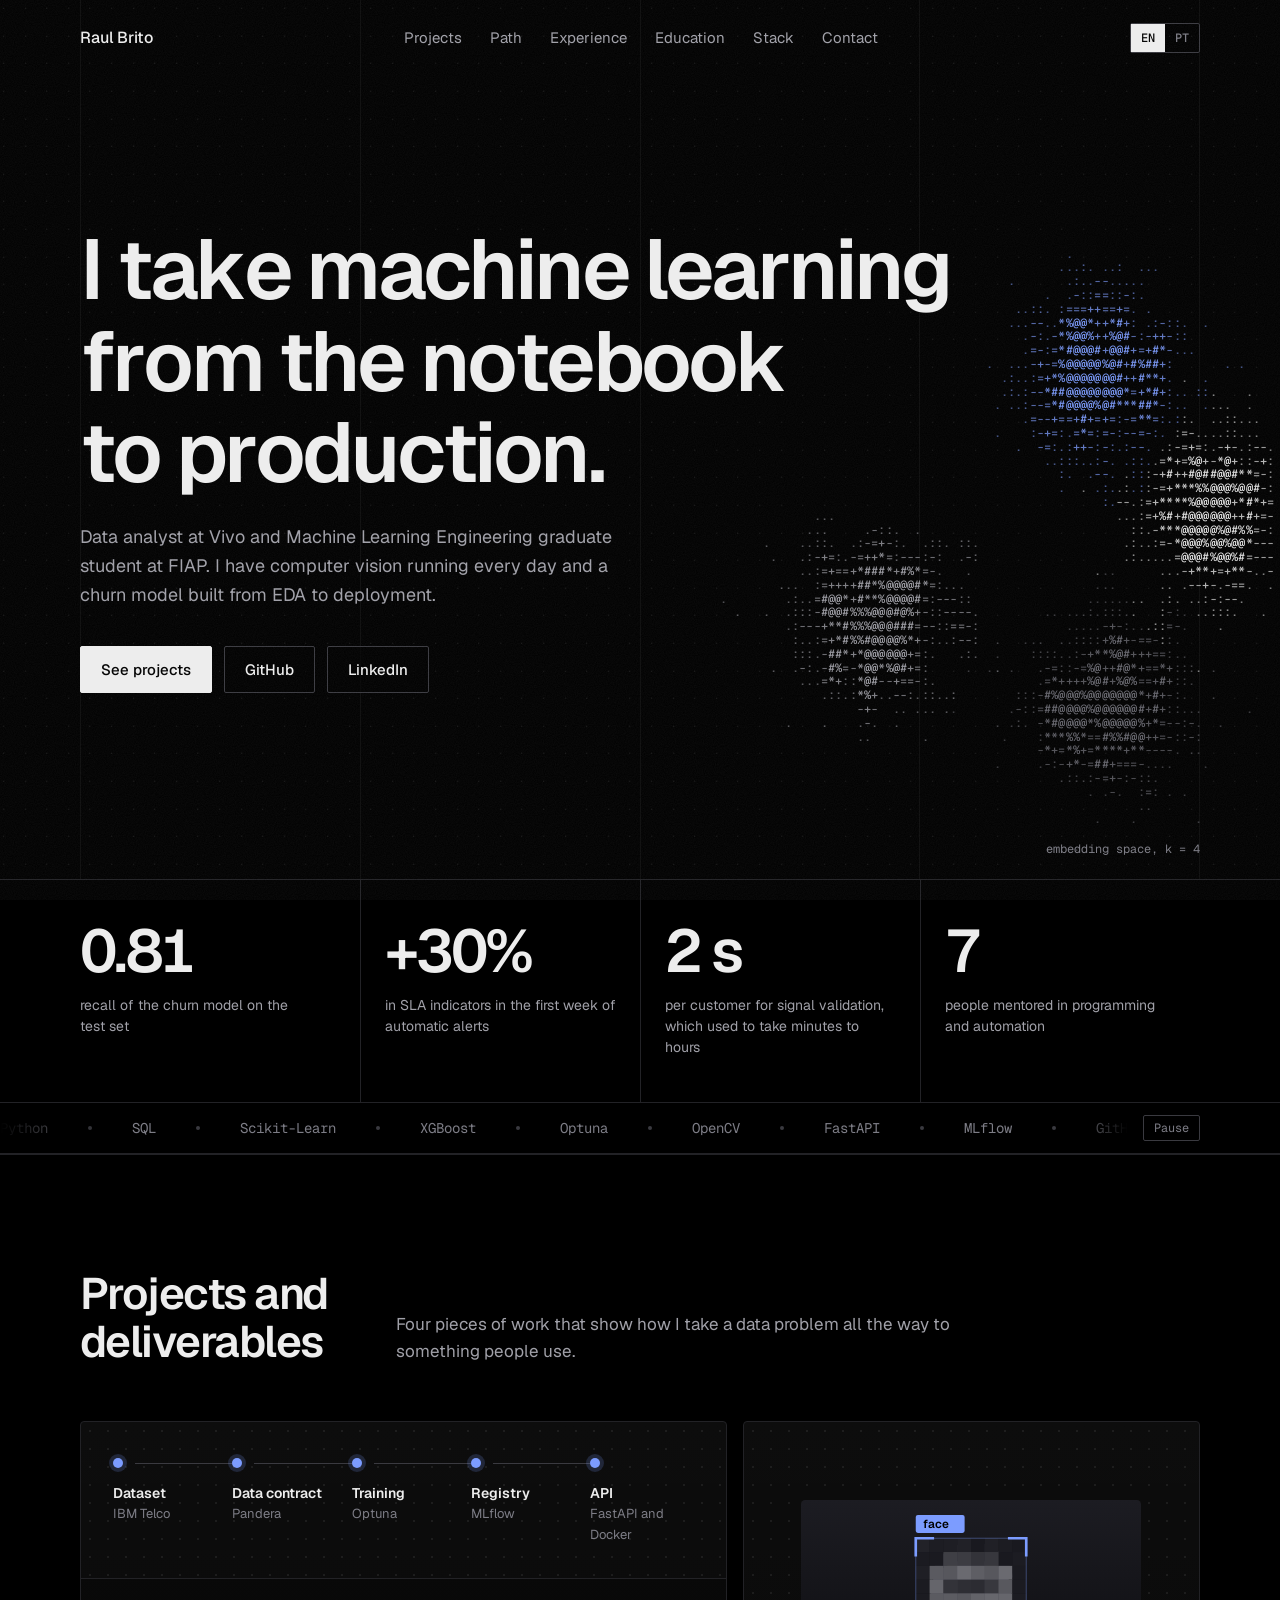
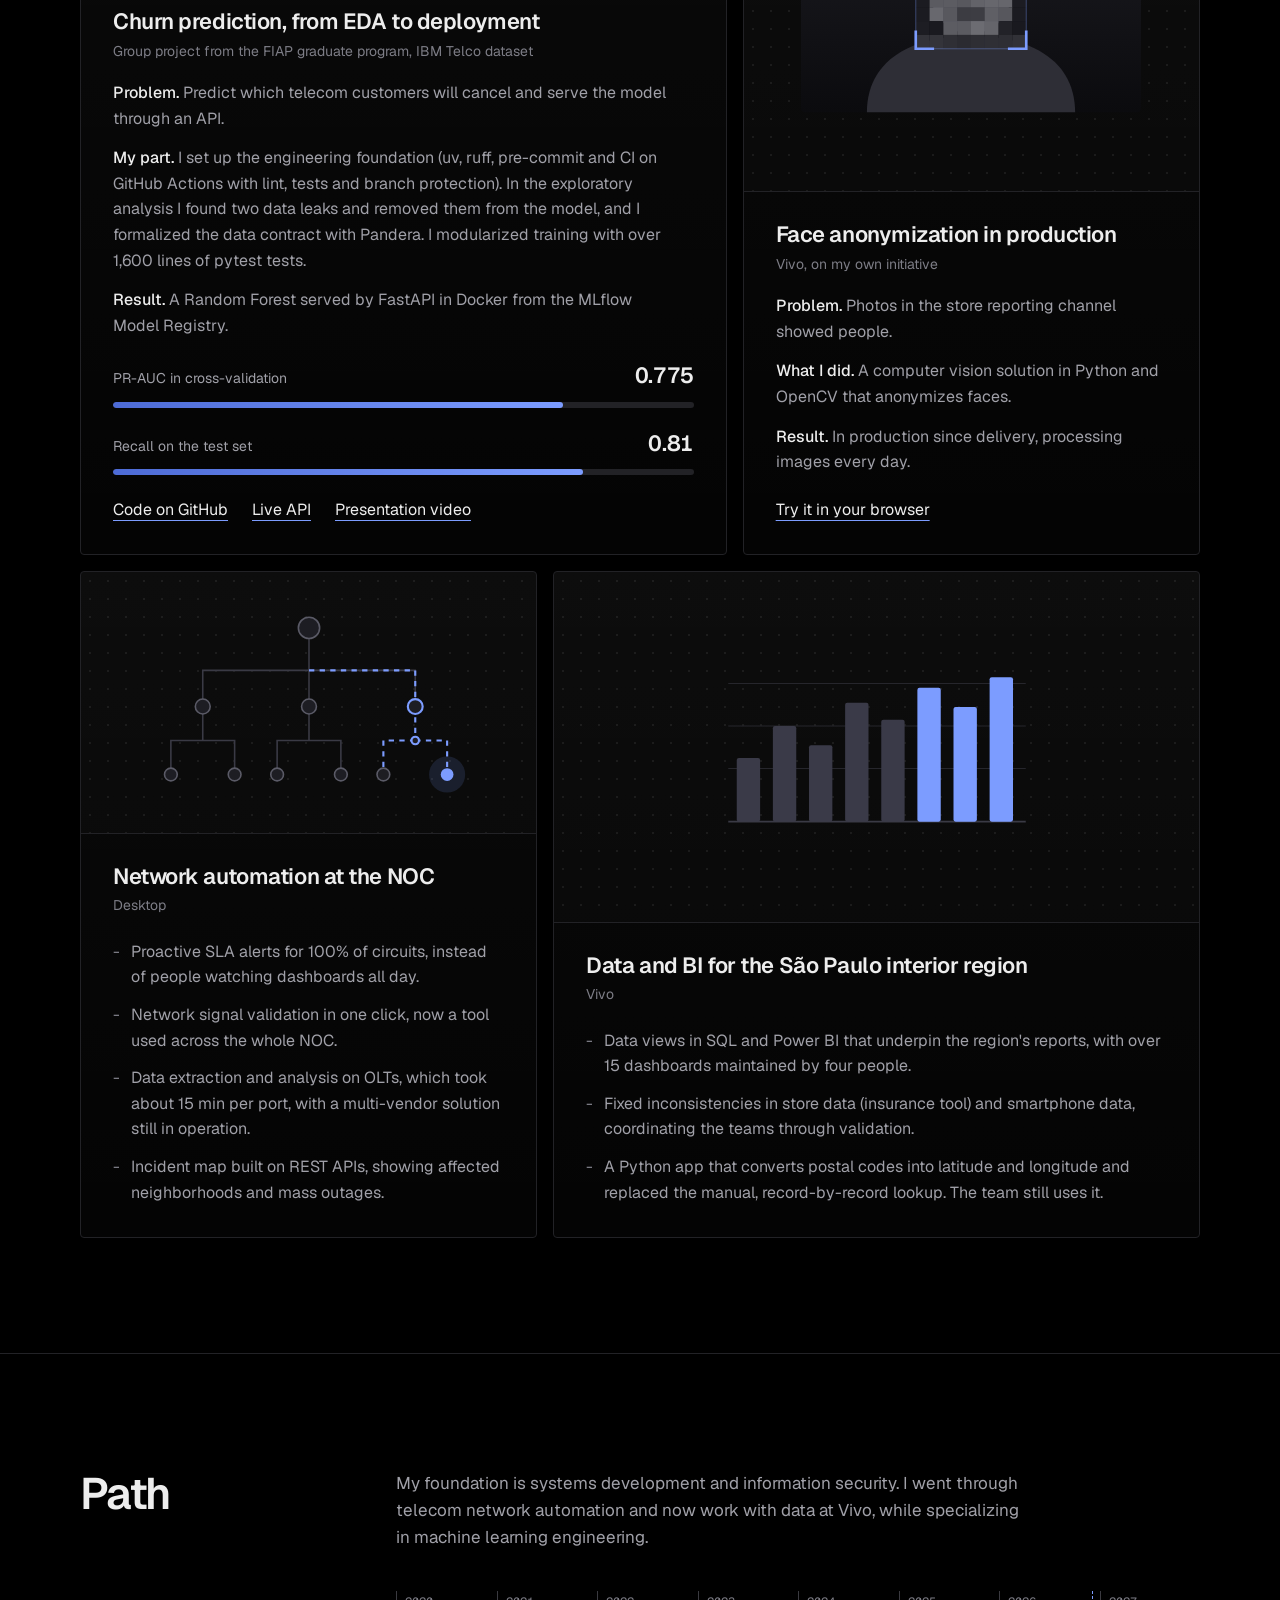
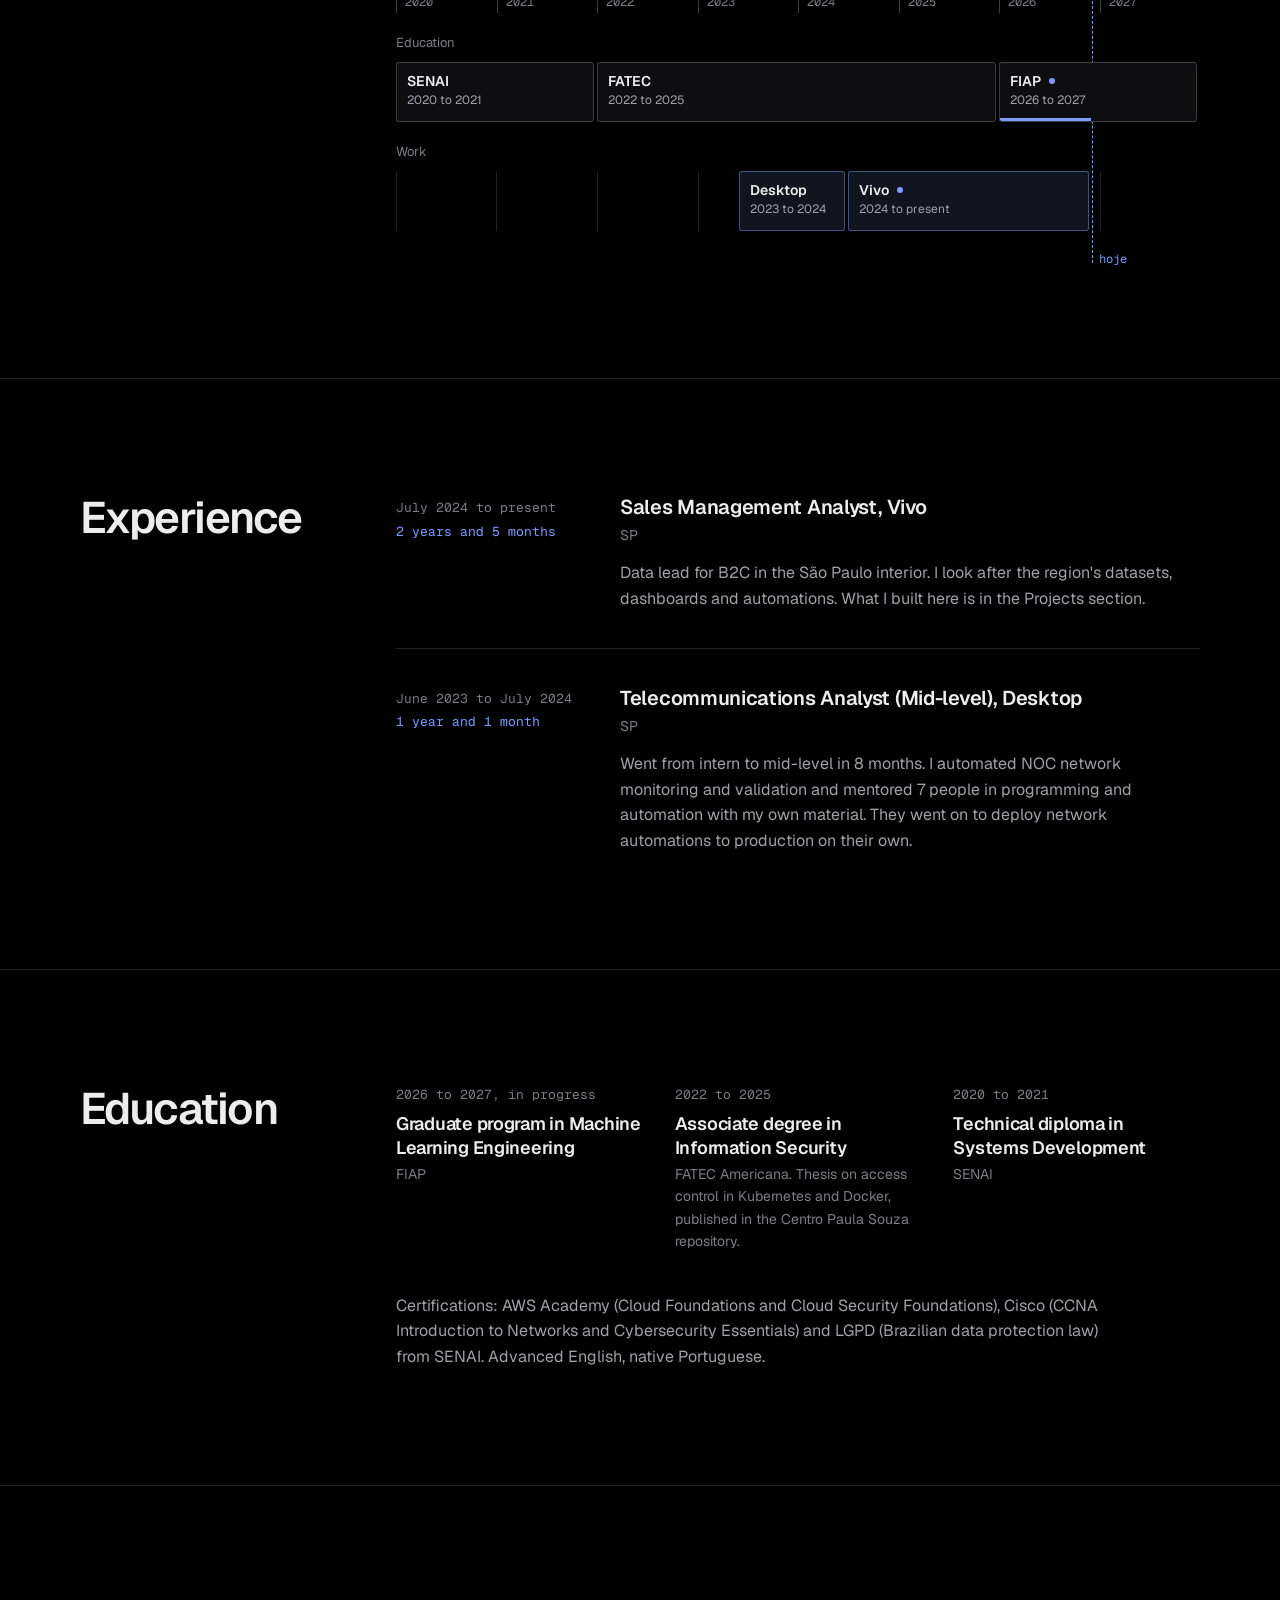
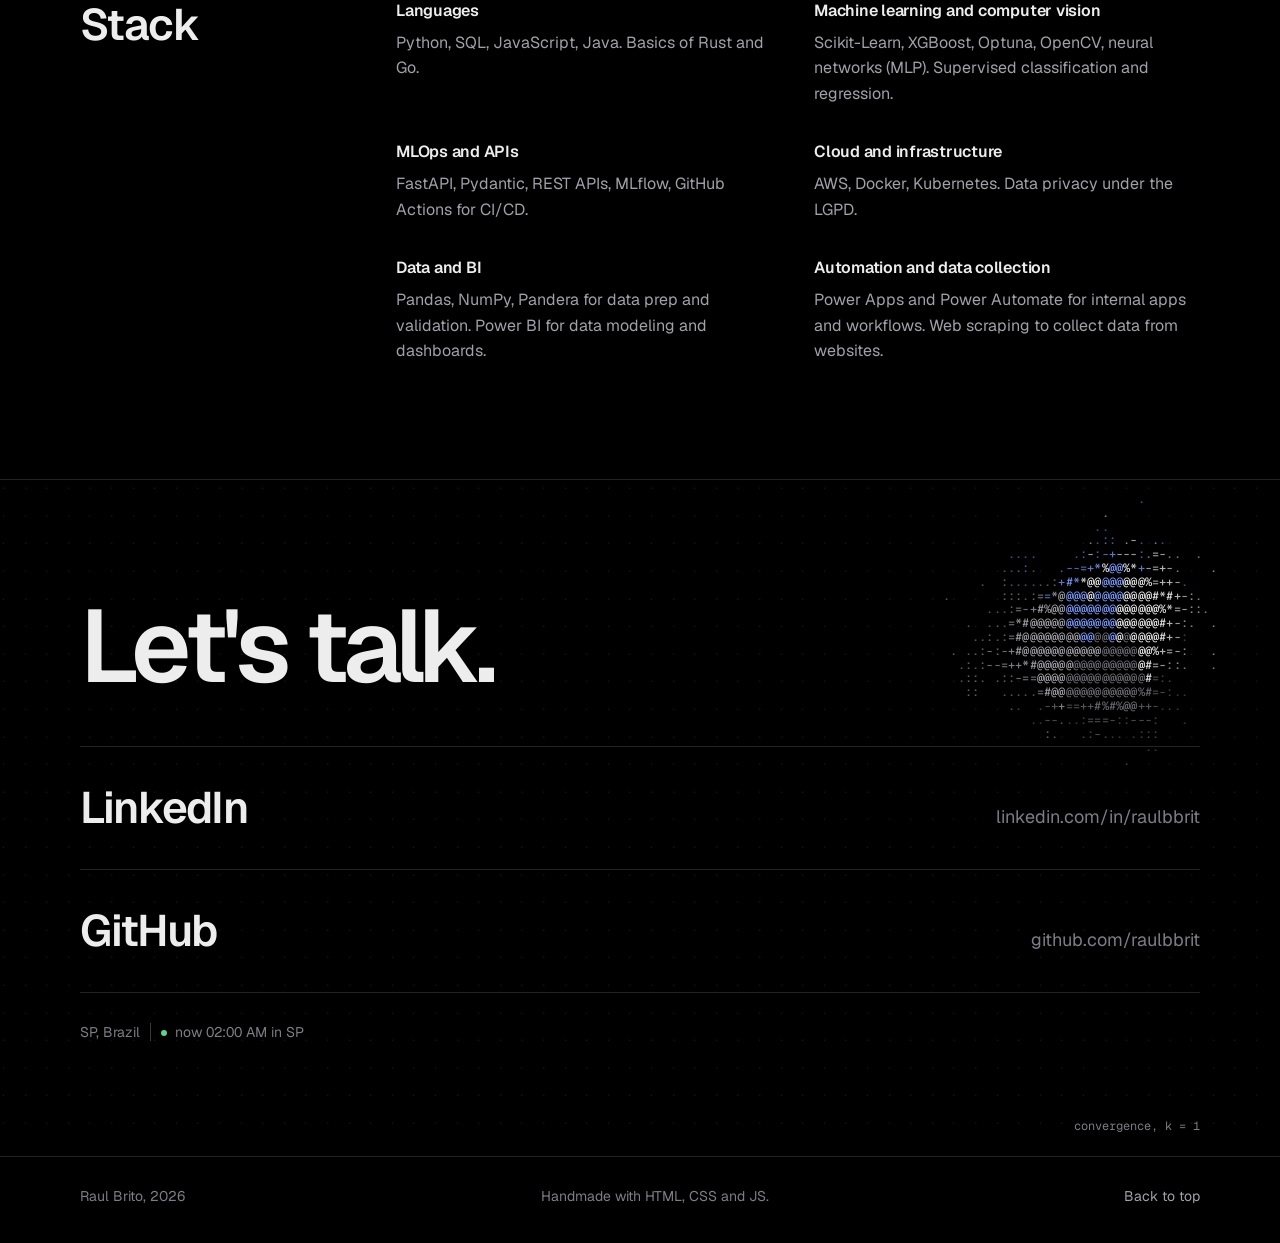
<file: index.html>
<!doctype html>
<html lang="en">
<head>
  <meta charset="utf-8">
  <meta name="viewport" content="width=device-width, initial-scale=1">
  <meta name="theme-color" content="#000000">
  <title>Raul Brito</title>
  <meta name="description" content="Raul Brito: data analyst at Vivo and Machine Learning Engineering graduate student. Computer vision in production, network automation and an ML project from EDA to deployment.">
  <meta name="color-scheme" content="dark">
  <link rel="canonical" href="https://raulbbrit.github.io/">
  <link rel="alternate" hreflang="pt-BR" href="https://raulbbrit.github.io/pt/">
  <link rel="alternate" hreflang="en" href="https://raulbbrit.github.io/">
  <link rel="alternate" hreflang="x-default" href="https://raulbbrit.github.io/">
  <meta property="og:type" content="profile">
  <meta property="og:url" content="https://raulbbrit.github.io/">
  <meta property="og:locale" content="en_US">
  <meta property="og:locale:alternate" content="pt_BR">
  <meta property="og:title" content="Raul Brito">
  <meta property="og:description" content="I take machine learning from the notebook to production.">
  <meta property="og:image" content="https://raulbbrit.github.io/assets/img/og.en.png">
  <meta property="og:image:width" content="1200">
  <meta property="og:image:height" content="630">
  <meta property="og:image:alt" content="Raul Brito, Machine Learning: I take machine learning from the notebook to production.">
  <meta name="twitter:card" content="summary_large_image">
  <script type="application/ld+json">
  {
    "@context": "https://schema.org",
    "@type": "Person",
    "name": "Raul Brito",
    "url": "https://raulbbrit.github.io/",
    "jobTitle": "Sales Management Analyst",
    "worksFor": { "@type": "Organization", "name": "Vivo" },
    "alumniOf": [
      { "@type": "CollegeOrUniversity", "name": "FATEC Americana" },
      { "@type": "EducationalOrganization", "name": "SENAI" }
    ],
    "knowsAbout": ["Machine Learning", "MLOps", "Computer vision", "Python", "SQL", "FastAPI", "MLflow", "Power BI", "Power Apps", "Power Automate", "Web scraping"],
    "address": { "@type": "PostalAddress", "addressRegion": "SP", "addressCountry": "BR" },
    "sameAs": ["https://github.com/raulbbrit", "https://linkedin.com/in/raulbbrit"]
  }
  </script>
  <link rel="icon" href="data:image/svg+xml,%3Csvg xmlns='http://www.w3.org/2000/svg' viewBox='0 0 32 32'%3E%3Crect width='32' height='32' rx='6' fill='%23000'/%3E%3Ccircle cx='16' cy='16' r='6' fill='%237c9cff'/%3E%3C/svg%3E">
  <script>
    document.documentElement.className += ' js';
    setTimeout(function () { document.documentElement.classList.remove('js'); }, 3000);
  </script>
  <link rel="preload" href="assets/fonts/geist-latin.woff2" as="font" type="font/woff2" crossorigin>
  <link rel="preload" href="assets/fonts/geist-mono-latin.woff2" as="font" type="font/woff2" crossorigin>
  <link rel="stylesheet" href="assets/core/base.css">
  <link rel="stylesheet" href="assets/ascii-field/ascii-field.css">
  <link rel="stylesheet" href="assets/header/header.css">
  <link rel="stylesheet" href="assets/hero/hero.css">
  <link rel="stylesheet" href="assets/stats/stats.css">
  <link rel="stylesheet" href="assets/marquee/marquee.css">
  <link rel="stylesheet" href="assets/projects/projects.css">
  <link rel="stylesheet" href="assets/face-demo/face-demo.css">
  <link rel="stylesheet" href="assets/timeline/timeline.css">
  <link rel="stylesheet" href="assets/resume/resume.css">
  <link rel="stylesheet" href="assets/contact/contact.css">
  <link rel="stylesheet" href="assets/footer/footer.css">
  <link rel="stylesheet" href="assets/core/print.css" media="print">
  <script defer src="assets/core/site.js"></script>
  <script defer src="assets/ascii-field/ascii-field.js"></script>
  <script defer src="assets/header/header.js"></script>
  <script defer src="assets/hero/hero.js"></script>
  <script defer src="assets/stats/stats.js"></script>
  <script defer src="assets/marquee/marquee.js"></script>
  <script defer src="assets/projects/projects.js"></script>
  <script defer src="assets/face-demo/face-demo.js"></script>
  <script defer src="assets/timeline/timeline.js"></script>
  <script defer src="assets/resume/resume.js"></script>
  <script defer src="assets/contact/contact.js"></script>
  <script defer src="assets/footer/footer.js"></script>
</head>
<body>
  <a class="skip" href="#conteudo">Skip to content</a>

  <header class="top" id="top">
    <div class="wrap">
      <a class="brand" href="#">Raul Brito</a>
      <nav id="menu" aria-label="Sections">
        <span class="nav-ind" aria-hidden="true"></span>
        <a href="#projetos">Projects</a>
        <a href="#trajetoria">Path</a>
        <a href="#experiencia">Experience</a>
        <a href="#formacao">Education</a>
        <a href="#stack">Stack</a>
        <a href="#contato">Contact</a>
      </nav>
      <div class="tools">
        <div class="lang" role="group" aria-label="Language"><span aria-current="true">EN</span><a href="pt/index.html" hreflang="pt-BR" lang="pt-BR">PT</a></div>
        <button class="menu-btn" type="button" aria-expanded="false" aria-controls="menu">Menu</button>
      </div>
    </div>
  </header>

  <section class="hero" id="conteudo" tabindex="-1">
    <div class="rails" aria-hidden="true"><div class="wrap"><i></i><i></i><i></i><i></i></div></div>
    <canvas id="field-bg" class="layer" aria-hidden="true"></canvas>
    <canvas id="field" class="layer field" aria-hidden="true"></canvas>
    <div class="wrap hero-copy">
      <h1>
        <span>I take machine learning</span>
        <span>from the notebook</span>
        <span>to production.</span>
      </h1>
      <p class="lead">Data analyst at Vivo and Machine Learning Engineering graduate student at FIAP. I have computer vision running every day and a churn model built from EDA to deployment.</p>
      <div class="actions">
        <a class="btn primary" href="#projetos">See projects</a>
        <a class="btn" href="https://github.com/raulbbrit">GitHub</a>
        <a class="btn" href="https://linkedin.com/in/raulbbrit">LinkedIn</a>
      </div>
    </div>
    <p class="cap" aria-hidden="true">embedding space, k = 4</p>
  </section>

  <section class="proof" aria-label="Results in numbers">
    <div class="wrap">
      <ul class="stats">
        <li><strong data-count="0.81" data-dec="2">0.81</strong><span>recall of the churn model on the test set</span></li>
        <li><strong data-count="30" data-prefix="+" data-suffix="%">+30%</strong><span>in SLA indicators in the first week of automatic alerts</span></li>
        <li><strong data-count="2" data-suffix="&nbsp;s">2&nbsp;s</strong><span>per customer for signal validation, which used to take minutes to hours</span></li>
        <li><strong data-count="7">7</strong><span>people mentored in programming and automation</span></li>
      </ul>
    </div>
  </section>

  <div class="marquee" role="group" aria-label="Tools I use every day">
    <div class="marquee-track">
      <ul>
        <li>Python</li><li>SQL</li><li>Scikit-Learn</li><li>XGBoost</li><li>Optuna</li><li>OpenCV</li><li>FastAPI</li><li>MLflow</li><li>GitHub Actions</li><li>Docker</li><li>AWS</li><li>Kubernetes</li><li>Pandas</li><li>NumPy</li><li>Pandera</li><li>Power BI</li><li>Power Apps</li><li>Power Automate</li><li>Web scraping</li>
      </ul>
      <ul aria-hidden="true">
        <li>Python</li><li>SQL</li><li>Scikit-Learn</li><li>XGBoost</li><li>Optuna</li><li>OpenCV</li><li>FastAPI</li><li>MLflow</li><li>GitHub Actions</li><li>Docker</li><li>AWS</li><li>Kubernetes</li><li>Pandas</li><li>NumPy</li><li>Pandera</li><li>Power BI</li><li>Power Apps</li><li>Power Automate</li><li>Web scraping</li>
      </ul>
    </div>
    <button class="marquee-btn" type="button">Pause</button>
  </div>

  <main>
    <section class="section" id="projetos">
      <div class="wrap">
        <div class="split">
          <div class="head"><h2>Projects and deliverables</h2></div>
          <p class="sub">Four pieces of work that show how I take a data problem all the way to something people use.</p>
        </div>

        <div class="grid">

          <!-- churn -->
          <article class="tile t-churn">
            <div class="viz viz-flow" id="flowviz">
              <ol class="flow" aria-label="Project pipeline">
                <li><b>Dataset</b><span>IBM Telco</span></li>
                <li><b>Data contract</b><span>Pandera</span></li>
                <li><b>Training</b><span>Optuna</span></li>
                <li><b>Registry</b><span>MLflow</span></li>
                <li><b>API</b><span>FastAPI and Docker</span></li>
              </ol>
            </div>
            <div class="tile-body">
              <h3>Churn prediction, from EDA to deployment</h3>
              <p class="where">Group project from the FIAP graduate program, IBM Telco dataset</p>
              <p><b>Problem.</b> Predict which telecom customers will cancel and serve the model through an API.</p>
              <p><b>My part.</b> I set up the engineering foundation (uv, ruff, pre-commit and CI on GitHub Actions with lint, tests and branch protection). In the exploratory analysis I found two data leaks and removed them from the model, and I formalized the data contract with Pandera. I modularized training with over 1,600 lines of pytest tests.</p>
              <p><b>Result.</b> A Random Forest served by FastAPI in Docker from the MLflow Model Registry.</p>
              <div class="meters" role="group" aria-label="Champion model metrics">
                <div class="meter">
                  <div class="m-top"><span>PR-AUC in cross-validation</span><strong>0.775</strong></div>
                  <div class="bar"><i style="--v:0.775"></i></div>
                </div>
                <div class="meter">
                  <div class="m-top"><span>Recall on the test set</span><strong>0.81</strong></div>
                  <div class="bar"><i style="--v:0.81"></i></div>
                </div>
              </div>
              <p class="tile-links">
                <a href="https://github.com/Grupo-57-Machine-Learning-Engineering/churn-prediction">Code on GitHub</a>
                <a href="https://churn-prediction-api-7a4p.onrender.com/docs">Live API</a>
                <a href="https://youtu.be/JsZCRBmj-7A">Presentation video</a>
              </p>
            </div>
          </article>

          <!-- visão computacional -->
          <article class="tile t-cv">
            <div class="viz viz-cv">
              <button class="viz-btn" type="button" id="replay" aria-label="Replay the detection and anonymization animation">
                <svg viewBox="0 0 320 200" role="img" aria-label="Illustration: a face is detected in a photo and covered by a mosaic">
                  <defs>
                    <linearGradient id="ph" x1="0" y1="0" x2="0" y2="1">
                      <stop offset="0" stop-color="#1c1c22"/>
                      <stop offset="1" stop-color="#0b0b0e"/>
                    </linearGradient>
                    <clipPath id="frame"><rect width="320" height="200" rx="4"/></clipPath>
                  </defs>
                  <g clip-path="url(#frame)">
                    <rect width="320" height="200" fill="url(#ph)"/>
                    <path d="M62 200c0-48 40-72 98-72s98 24 98 72z" fill="#2e2e36"/>
                    <circle cx="160" cy="88" r="38" fill="#4c4c56"/>
                    <path d="M122 76c4-26 22-36 40-36s34 10 38 34c-10-12-26-18-40-18s-28 6-38 20z" fill="#33333b"/>
                    <g class="mosaic">
          <rect x="108" y="36" width="13" height="13" fill="#222228"/>
          <rect x="121" y="36" width="13" height="13" fill="#1d1d23"/>
          <rect x="134" y="36" width="13" height="13" fill="#1e1e24"/>
          <rect x="147" y="36" width="13" height="13" fill="#212127"/>
          <rect x="160" y="36" width="13" height="13" fill="#19191f"/>
          <rect x="173" y="36" width="13" height="13" fill="#202026"/>
          <rect x="186" y="36" width="13" height="13" fill="#1c1c22"/>
          <rect x="199" y="36" width="13" height="13" fill="#19191f"/>
          <rect x="108" y="49" width="13" height="13" fill="#1b1b21"/>
          <rect x="121" y="49" width="13" height="13" fill="#1a1a20"/>
          <rect x="134" y="49" width="13" height="13" fill="#3f3f45"/>
          <rect x="147" y="49" width="13" height="13" fill="#3c3c42"/>
          <rect x="160" y="49" width="13" height="13" fill="#333339"/>
          <rect x="173" y="49" width="13" height="13" fill="#37373d"/>
          <rect x="186" y="49" width="13" height="13" fill="#19191f"/>
          <rect x="199" y="49" width="13" height="13" fill="#1c1c22"/>
          <rect x="108" y="62" width="13" height="13" fill="#1f1f25"/>
          <rect x="121" y="62" width="13" height="13" fill="#5a5a60"/>
          <rect x="134" y="62" width="13" height="13" fill="#57575d"/>
          <rect x="147" y="62" width="13" height="13" fill="#6a6a70"/>
          <rect x="160" y="62" width="13" height="13" fill="#5e5e64"/>
          <rect x="173" y="62" width="13" height="13" fill="#57575d"/>
          <rect x="186" y="62" width="13" height="13" fill="#6a6a70"/>
          <rect x="199" y="62" width="13" height="13" fill="#1a1a20"/>
          <rect x="108" y="75" width="13" height="13" fill="#1b1b21"/>
          <rect x="121" y="75" width="13" height="13" fill="#65656b"/>
          <rect x="134" y="75" width="13" height="13" fill="#333339"/>
          <rect x="147" y="75" width="13" height="13" fill="#2e2e34"/>
          <rect x="160" y="75" width="13" height="13" fill="#2c2c32"/>
          <rect x="173" y="75" width="13" height="13" fill="#38383e"/>
          <rect x="186" y="75" width="13" height="13" fill="#58585e"/>
          <rect x="199" y="75" width="13" height="13" fill="#1b1b21"/>
          <rect x="108" y="88" width="13" height="13" fill="#1b1b21"/>
          <rect x="121" y="88" width="13" height="13" fill="#5b5b61"/>
          <rect x="134" y="88" width="13" height="13" fill="#5c5c62"/>
          <rect x="147" y="88" width="13" height="13" fill="#58585e"/>
          <rect x="160" y="88" width="13" height="13" fill="#636369"/>
          <rect x="173" y="88" width="13" height="13" fill="#67676d"/>
          <rect x="186" y="88" width="13" height="13" fill="#66666c"/>
          <rect x="199" y="88" width="13" height="13" fill="#1c1c22"/>
          <rect x="108" y="101" width="13" height="13" fill="#1b1b21"/>
          <rect x="121" y="101" width="13" height="13" fill="#68686e"/>
          <rect x="134" y="101" width="13" height="13" fill="#58585e"/>
          <rect x="147" y="101" width="13" height="13" fill="#3c3c42"/>
          <rect x="160" y="101" width="13" height="13" fill="#3d3d43"/>
          <rect x="173" y="101" width="13" height="13" fill="#5f5f65"/>
          <rect x="186" y="101" width="13" height="13" fill="#57575d"/>
          <rect x="199" y="101" width="13" height="13" fill="#1b1b21"/>
          <rect x="108" y="114" width="13" height="13" fill="#1d1d23"/>
          <rect x="121" y="114" width="13" height="13" fill="#1a1a20"/>
          <rect x="134" y="114" width="13" height="13" fill="#5c5c62"/>
          <rect x="147" y="114" width="13" height="13" fill="#5b5b61"/>
          <rect x="160" y="114" width="13" height="13" fill="#6c6c72"/>
          <rect x="173" y="114" width="13" height="13" fill="#65656b"/>
          <rect x="186" y="114" width="13" height="13" fill="#222228"/>
          <rect x="199" y="114" width="13" height="13" fill="#19191f"/>
          <rect x="108" y="127" width="13" height="13" fill="#333339"/>
          <rect x="121" y="127" width="13" height="13" fill="#34343a"/>
          <rect x="134" y="127" width="13" height="13" fill="#2f2f35"/>
          <rect x="147" y="127" width="13" height="13" fill="#2b2b31"/>
          <rect x="160" y="127" width="13" height="13" fill="#2e2e34"/>
          <rect x="173" y="127" width="13" height="13" fill="#2f2f35"/>
          <rect x="186" y="127" width="13" height="13" fill="#2e2e34"/>
          <rect x="199" y="127" width="13" height="13" fill="#313137"/>
                    </g>
                  </g>
                  <rect class="outline" x="108" y="36" width="104" height="104" fill="none" stroke="#7c9cff" stroke-opacity="0.35" stroke-width="1"/>
                  <g class="brackets" fill="none" stroke="#7c9cff" stroke-width="2.5" stroke-linecap="square">
                    <path class="br" pathLength="1" d="M108 52V36H124"/>
                    <path class="br" pathLength="1" d="M196 36H212V52"/>
                    <path class="br" pathLength="1" d="M212 124V140H196"/>
                    <path class="br" pathLength="1" d="M124 140H108V124"/>
                  </g>
                  <g class="tag">
                    <rect x="108" y="14" width="46" height="17" rx="2" fill="#7c9cff"/>
                    <text x="115" y="26" font-family="Geist, system-ui, sans-serif" font-size="11" font-weight="600" fill="#000">face</text>
                  </g>
                </svg>
              </button>
            </div>
            <div class="tile-body">
              <h3>Face anonymization in production</h3>
              <p class="where">Vivo, on my own initiative</p>
              <p><b>Problem.</b> Photos in the store reporting channel showed people.</p>
              <p><b>What I did.</b> A computer vision solution in Python and OpenCV that anonymizes faces.</p>
              <p><b>Result.</b> In production since delivery, processing images every day.</p>
              <p class="tile-links"><button class="link-btn" type="button" id="cv-demo-open" hidden>Try it in your browser</button></p>
            </div>
          </article>

          <!-- rede -->
          <article class="tile t-net">
            <div class="viz viz-net">
              <svg viewBox="0 0 320 200" role="img" aria-label="Illustration: network topology with an affected branch highlighted">
                <g stroke="#3a3a45" stroke-width="1.5" fill="none">
                  <path d="M160 36V70M160 70H60V104M160 70V104M160 70H260V104"/>
                  <path d="M60 104V136M60 136H30V168M60 136H90V168"/>
                  <path d="M160 104V136M160 136H130V168M160 136H190V168"/>
                </g>
                <g stroke="#7c9cff" stroke-width="2" fill="none" class="hot">
                  <path d="M160 70H260V104"/>
                  <path d="M260 104V136M260 136H230V168M260 136H290V168"/>
                </g>
                <circle class="halo" cx="290" cy="168" r="17" fill="#7c9cff" fill-opacity="0.14"/>
                <g fill="#1d1d23" stroke="#5a5a66" stroke-width="1.5">
                  <circle cx="160" cy="30" r="10"/>
                  <circle cx="60" cy="104" r="7"/>
                  <circle cx="160" cy="104" r="7"/>
                  <circle cx="30" cy="168" r="6"/>
                  <circle cx="90" cy="168" r="6"/>
                  <circle cx="130" cy="168" r="6"/>
                  <circle cx="190" cy="168" r="6"/>
                  <circle cx="230" cy="168" r="6"/>
                </g>
                <g fill="#1d1d23" stroke="#7c9cff" stroke-width="2">
                  <circle cx="260" cy="104" r="7"/>
                  <circle cx="260" cy="136" r="3.5"/>
                </g>
                <circle cx="290" cy="168" r="6" fill="#7c9cff"/>
              </svg>
            </div>
            <div class="tile-body">
              <h3>Network automation at the NOC</h3>
              <p class="where">Desktop</p>
              <ul class="plain">
                <li>Proactive SLA alerts for 100% of circuits, instead of people watching dashboards all day.</li>
                <li>Network signal validation in one click, now a tool used across the whole NOC.</li>
                <li>Data extraction and analysis on OLTs, which took about 15&nbsp;min per port, with a multi-vendor solution still in operation.</li>
                <li>Incident map built on REST APIs, showing affected neighborhoods and mass outages.</li>
              </ul>
            </div>
          </article>

          <!-- dados e BI -->
          <article class="tile t-data">
            <div class="viz viz-data">
              <svg viewBox="0 0 320 200" role="img" aria-label="Illustration: bar chart from a dashboard">
                <g stroke="#26262c" stroke-width="1">
                  <path d="M20 40H300M20 80H300M20 120H300"/>
                </g>
                <path d="M20 170H300" stroke="#3a3a45" stroke-width="1.5"/>
                <g class="bars" fill="#3a3a48">
                  <rect style="--d:0" x="28"  y="110" width="22" height="60" rx="2"/>
                  <rect style="--d:1" x="62"  y="80"  width="22" height="90" rx="2"/>
                  <rect style="--d:2" x="96"  y="98"  width="22" height="72" rx="2"/>
                  <rect style="--d:3" x="130" y="58"  width="22" height="112" rx="2"/>
                  <rect style="--d:4" x="164" y="74"  width="22" height="96" rx="2"/>
                  <rect style="--d:5" x="198" y="44"  width="22" height="126" rx="2" fill="#7c9cff"/>
                  <rect style="--d:6" x="232" y="62"  width="22" height="108" rx="2" fill="#7c9cff"/>
                  <rect style="--d:7" x="266" y="34"  width="22" height="136" rx="2" fill="#7c9cff"/>
                </g>
              </svg>
            </div>
            <div class="tile-body">
              <h3>Data and BI for the São Paulo interior region</h3>
              <p class="where">Vivo</p>
              <ul class="plain">
                <li>Data views in SQL and Power BI that underpin the region's reports, with over 15 dashboards maintained by four people.</li>
                <li>Fixed inconsistencies in store data (insurance tool) and smartphone data, coordinating the teams through validation.</li>
                <li>A Python app that converts postal codes into latitude and longitude and replaced the manual, record-by-record lookup. The team still uses it.</li>
              </ul>
            </div>
          </article>

        </div>
      </div>
    </section>

    <section class="section" id="trajetoria">
      <div class="wrap split">
        <div class="head"><h2>Path</h2></div>
        <div>
          <p class="sub intro">My foundation is systems development and information security. I went through telecom network automation and now work with data at Vivo, while specializing in machine learning engineering.</p>

          <div class="tl" id="tl" role="img" aria-label="Timeline from 2020 to 2027. Education: SENAI, FATEC and FIAP. Work: Desktop and Vivo.">
            <div class="tl-axis" id="axis" aria-hidden="true">
              <i style="--s:0">2020</i><i style="--s:1">2021</i><i style="--s:2">2022</i><i style="--s:3">2023</i><i style="--s:4">2024</i><i style="--s:5">2025</i><i style="--s:6">2026</i><i style="--s:7">2027</i>
            </div>
            <div class="tl-lane lane-edu">
              <p class="lane-name">Education</p>
              <div class="lane-track">
                <div class="seg" data-from="2020-01" data-to="2022-01" style="--s:0;--l:2;--k:0"><b>SENAI</b><span>2020 to 2021</span></div>
                <div class="seg" data-from="2022-01" data-to="2026-01" style="--s:2;--l:4;--k:1"><b>FATEC</b><span>2022 to 2025</span></div>
                <div class="seg now" data-from="2026-01" data-to="2028-01" style="--s:6;--l:2;--k:2"><b>FIAP</b><span>2026 to 2027</span><i class="prog" aria-hidden="true"></i></div>
              </div>
            </div>
            <div class="tl-lane lane-work">
              <p class="lane-name">Work</p>
              <div class="lane-track">
                <div class="seg work" data-from="2023-06" data-to="2024-07" style="--s:3.42;--l:1.08;--k:3"><b>Desktop</b><span>2023 to 2024</span></div>
                <div class="seg work now" id="seg-vivo" data-from="2024-07" data-to="now" style="--s:4.5;--l:2.31;--k:4"><b>Vivo</b><span>2024 to present</span></div>
              </div>
            </div>
            <div class="tl-today" id="today" style="--s:6.81" aria-hidden="true"><i></i><span>hoje</span></div>
          </div>
        </div>
      </div>
    </section>

    <section class="section" id="experiencia">
      <div class="wrap split">
        <div class="head"><h2>Experience</h2></div>
        <div>
          <div class="job">
            <p class="when">July 2024 to present<span class="tenure" data-since="2024-07"></span></p>
            <div>
              <h3>Sales Management Analyst, Vivo</h3>
              <p class="where">SP</p>
              <p>Data lead for B2C in the São Paulo interior. I look after the region's datasets, dashboards and automations. What I built here is in the Projects section.</p>
            </div>
          </div>
          <div class="job">
            <p class="when">June 2023 to July 2024<span class="tenure" data-since="2023-06" data-until="2024-07"></span></p>
            <div>
              <h3>Telecommunications Analyst (Mid-level), Desktop</h3>
              <p class="where">SP</p>
              <p>Went from intern to mid-level in 8 months. I automated NOC network monitoring and validation and mentored 7 people in programming and automation with my own material. They went on to deploy network automations to production on their own.</p>
            </div>
          </div>
        </div>
      </div>
    </section>

    <section class="section" id="formacao">
      <div class="wrap split">
        <div class="head"><h2>Education</h2></div>
        <div>
          <div class="edu">
            <div>
              <p class="when">2026 to 2027, in progress</p>
              <h3>Graduate program in Machine Learning Engineering</h3>
              <p class="where">FIAP</p>
            </div>
            <div>
              <p class="when">2022 to 2025</p>
              <h3>Associate degree in Information Security</h3>
              <p class="where">FATEC Americana. Thesis on access control in Kubernetes and Docker, published in the Centro Paula Souza repository.</p>
            </div>
            <div>
              <p class="when">2020 to 2021</p>
              <h3>Technical diploma in Systems Development</h3>
              <p class="where">SENAI</p>
            </div>
          </div>
          <p class="certs">Certifications: AWS Academy (Cloud Foundations and Cloud Security Foundations), Cisco (CCNA Introduction to Networks and Cybersecurity Essentials) and LGPD (Brazilian data protection law) from SENAI. Advanced English, native Portuguese.</p>
        </div>
      </div>
    </section>

    <section class="section" id="stack">
      <div class="wrap split">
        <div class="head"><h2>Stack</h2></div>
        <div class="stack">
          <div><h3>Languages</h3><p>Python, SQL, JavaScript, Java. Basics of Rust and Go.</p></div>
          <div><h3>Machine learning and computer vision</h3><p>Scikit-Learn, XGBoost, Optuna, OpenCV, neural networks (MLP). Supervised classification and regression.</p></div>
          <div><h3>MLOps and APIs</h3><p>FastAPI, Pydantic, REST APIs, MLflow, GitHub Actions for CI/CD.</p></div>
          <div><h3>Cloud and infrastructure</h3><p>AWS, Docker, Kubernetes. Data privacy under the LGPD.</p></div>
          <div><h3>Data and BI</h3><p>Pandas, NumPy, Pandera for data prep and validation. Power BI for data modeling and dashboards.</p></div>
          <div><h3>Automation and data collection</h3><p>Power Apps and Power Automate for internal apps and workflows. Web scraping to collect data from websites.</p></div>
        </div>
      </div>
    </section>

    <section class="section contact" id="contato">
      <canvas id="field-end-bg" class="layer" aria-hidden="true"></canvas>
      <canvas id="field-end" class="layer field" aria-hidden="true"></canvas>
      <div class="wrap">
        <h2>Let's talk.</h2>
        <ul class="big-links">
          <li><a href="https://linkedin.com/in/raulbbrit"><span>LinkedIn</span><em>linkedin.com/in/raulbbrit</em></a></li>
          <li><a href="https://github.com/raulbbrit"><span>GitHub</span><em>github.com/raulbbrit</em></a></li>
        </ul>
        <p class="where">SP, Brazil<span class="clock" id="clock" aria-hidden="true"></span></p>
      </div>
      <p class="cap" aria-hidden="true">convergence, k = 1</p>
    </section>
  </main>

  <footer class="foot">
    <div class="wrap">
      <span>Raul Brito, <span id="yr">2026</span></span>
      <span class="foot-note">Handmade with HTML, CSS and JS.</span>
      <a href="#">Back to top</a>
    </div>
  </footer>

  <dialog class="demo" id="cv-demo" aria-labelledby="cv-demo-title">
    <div class="demo-head">
      <h2 id="cv-demo-title">Face anonymization</h2>
      <button class="demo-x" type="button" id="cv-close">Close</button>
    </div>
    <div class="demo-stage">
      <canvas id="cv-out" role="img" aria-label="Image with faces covered by a mosaic"></canvas>
      <p class="demo-empty">Use your camera or upload a photo with people in it.</p>
    </div>
    <div class="demo-bar">
      <button class="btn primary" type="button" id="cv-cam">Use camera</button>
      <button class="btn" type="button" id="cv-pick">Upload photo</button>
      <input class="vh" type="file" id="cv-file" accept="image/*" tabindex="-1" aria-hidden="true">
      <button class="btn" type="button" id="cv-save" hidden>Download image</button>
      <label class="demo-check"><input type="checkbox" id="cv-boxes" checked> Show detection</label>
    </div>
    <p class="demo-status" id="cv-status" aria-live="polite"></p>
    <p class="demo-note">The image is processed in your browser and never leaves your device. The first time, the browser downloads the detection model (BlazeFace, by Google). The production solution runs the same flow, detect and cover, in Python with OpenCV. It works best with faces turned to the camera; faces in profile or very small in the frame can be missed.</p>
  </dialog>

</body>
</html>
</file>
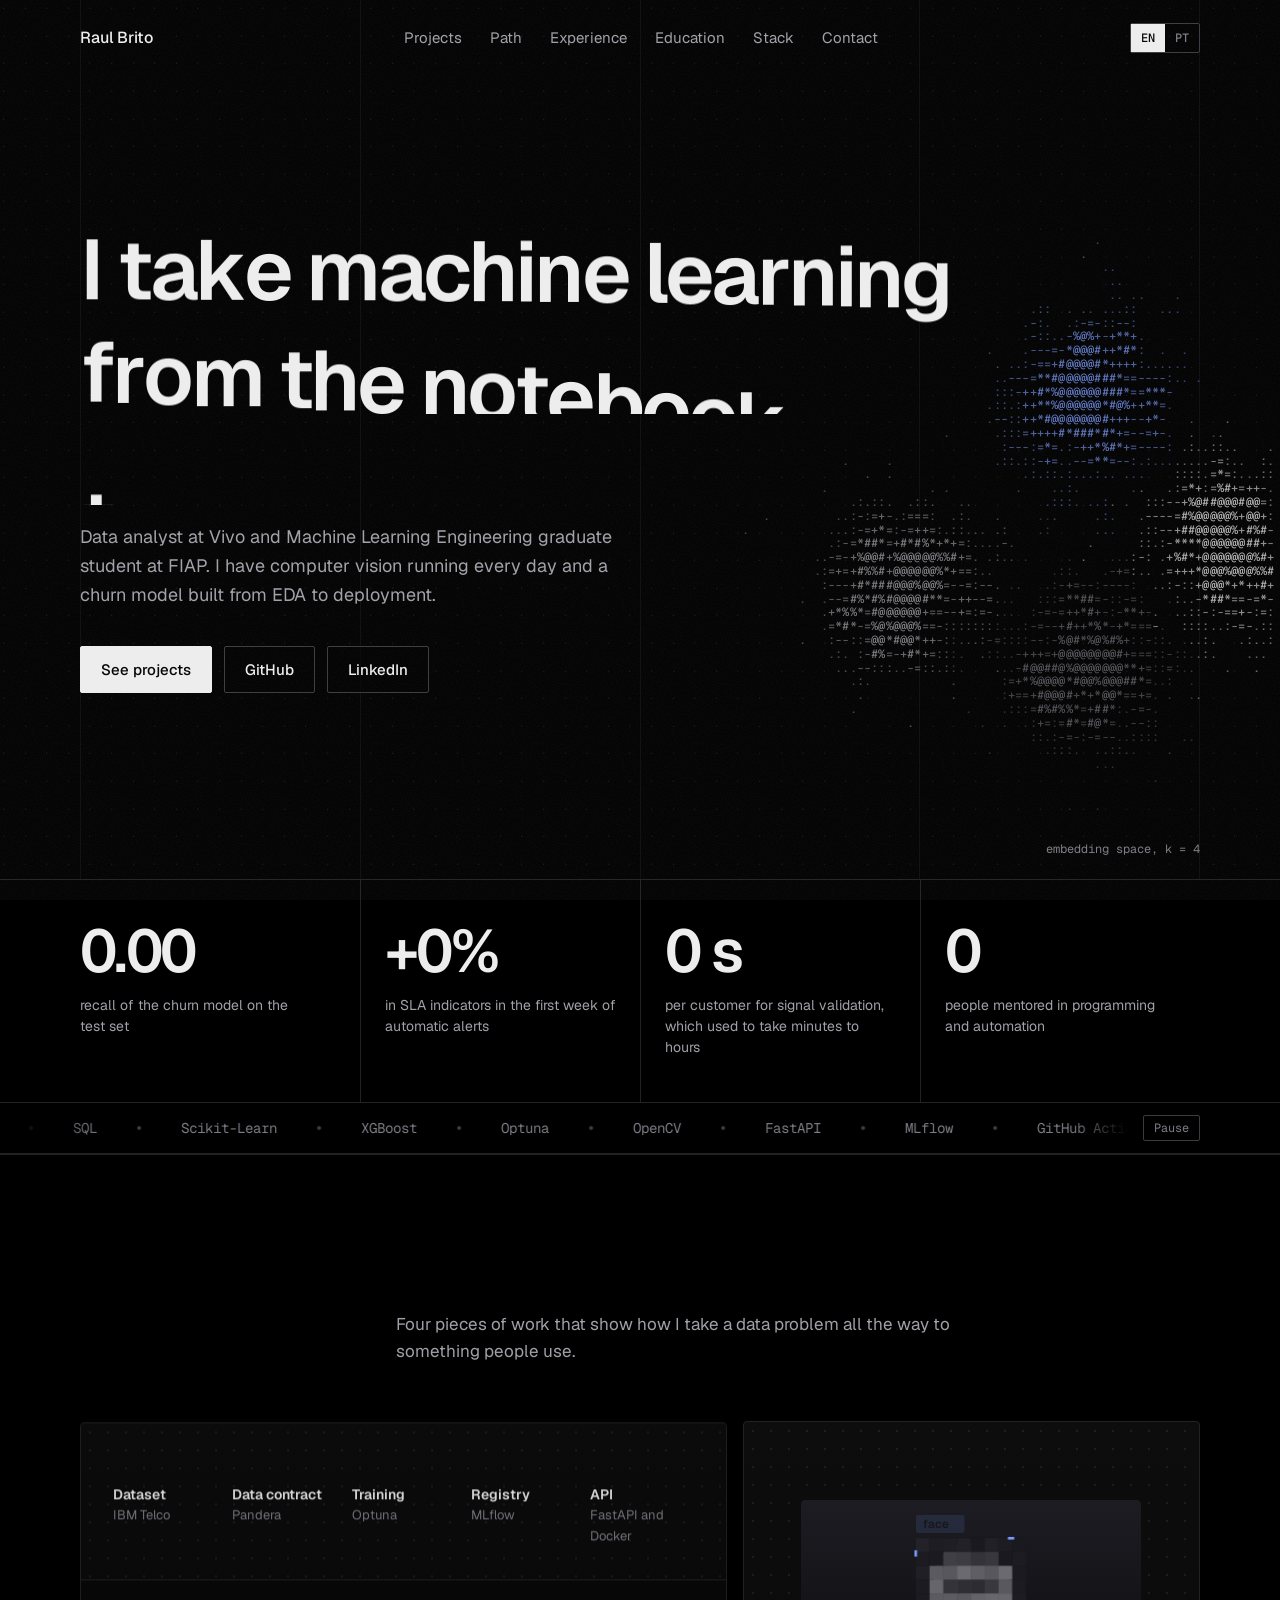
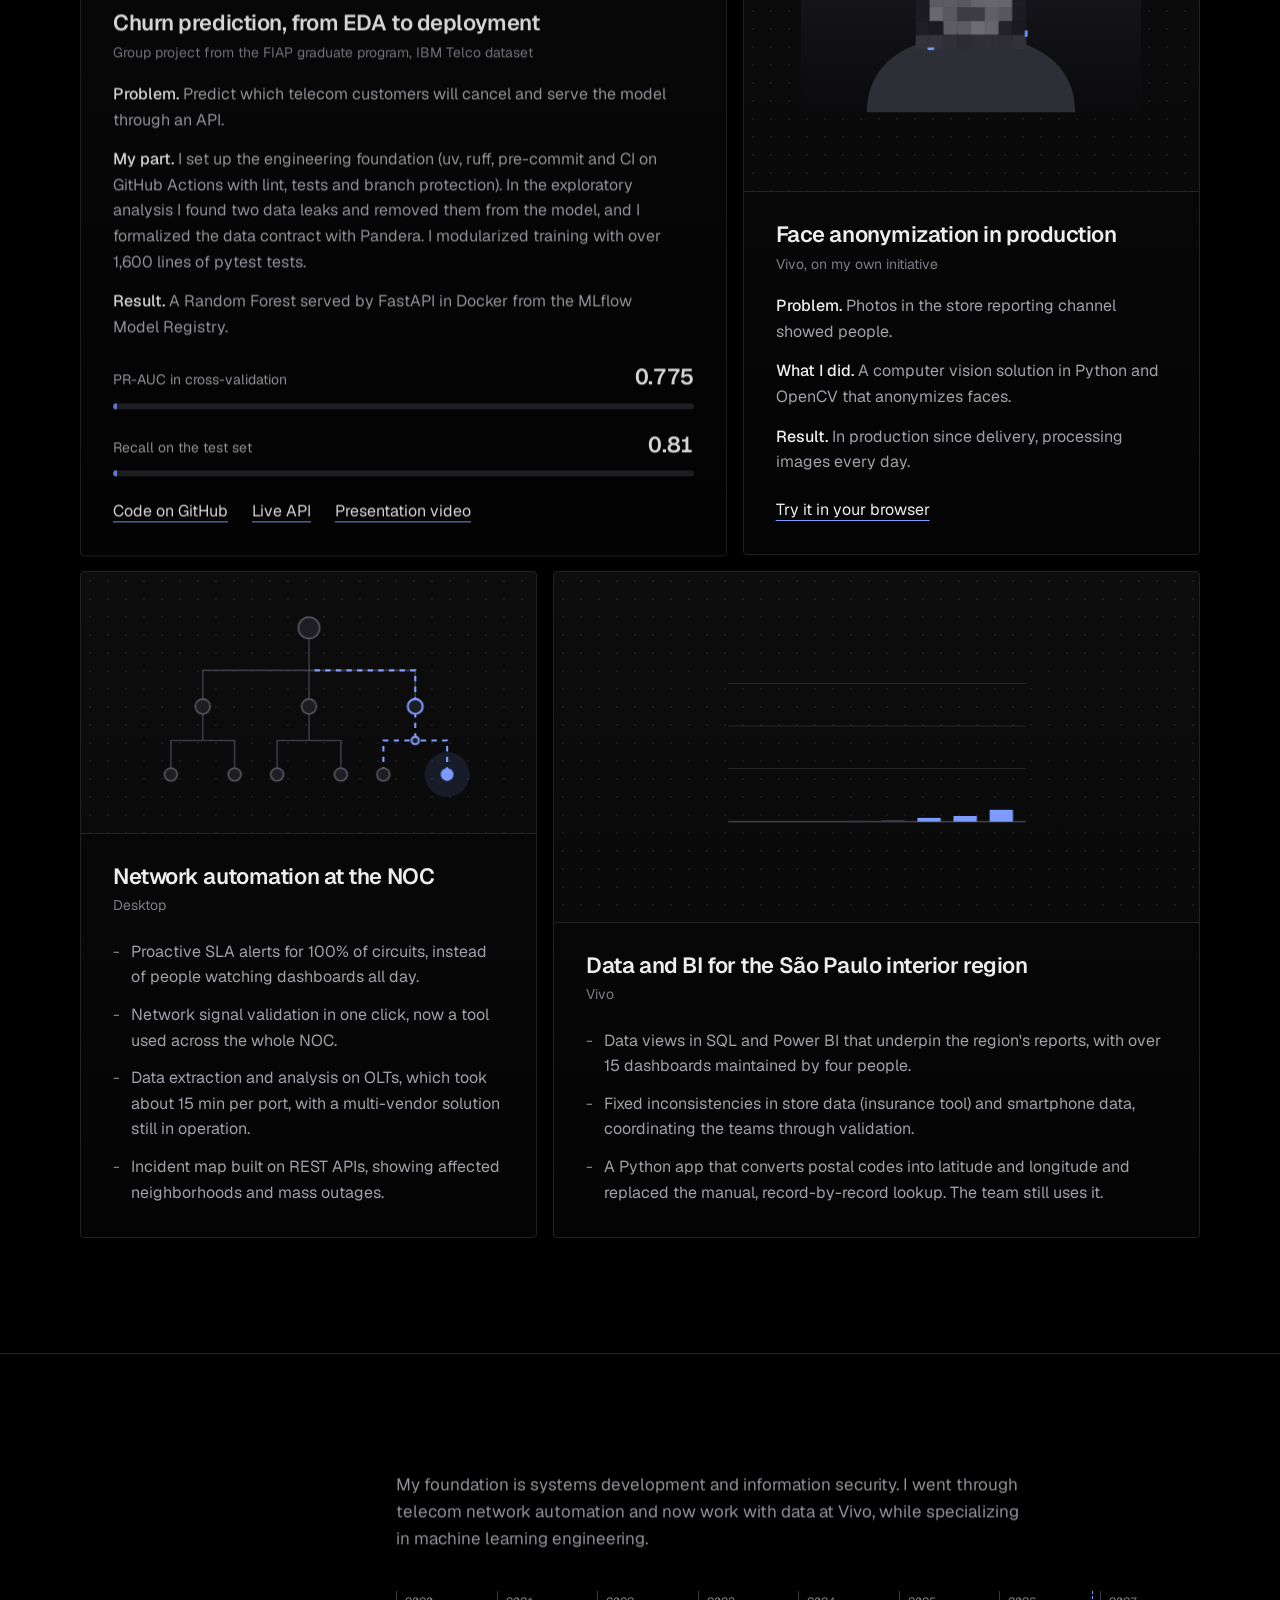
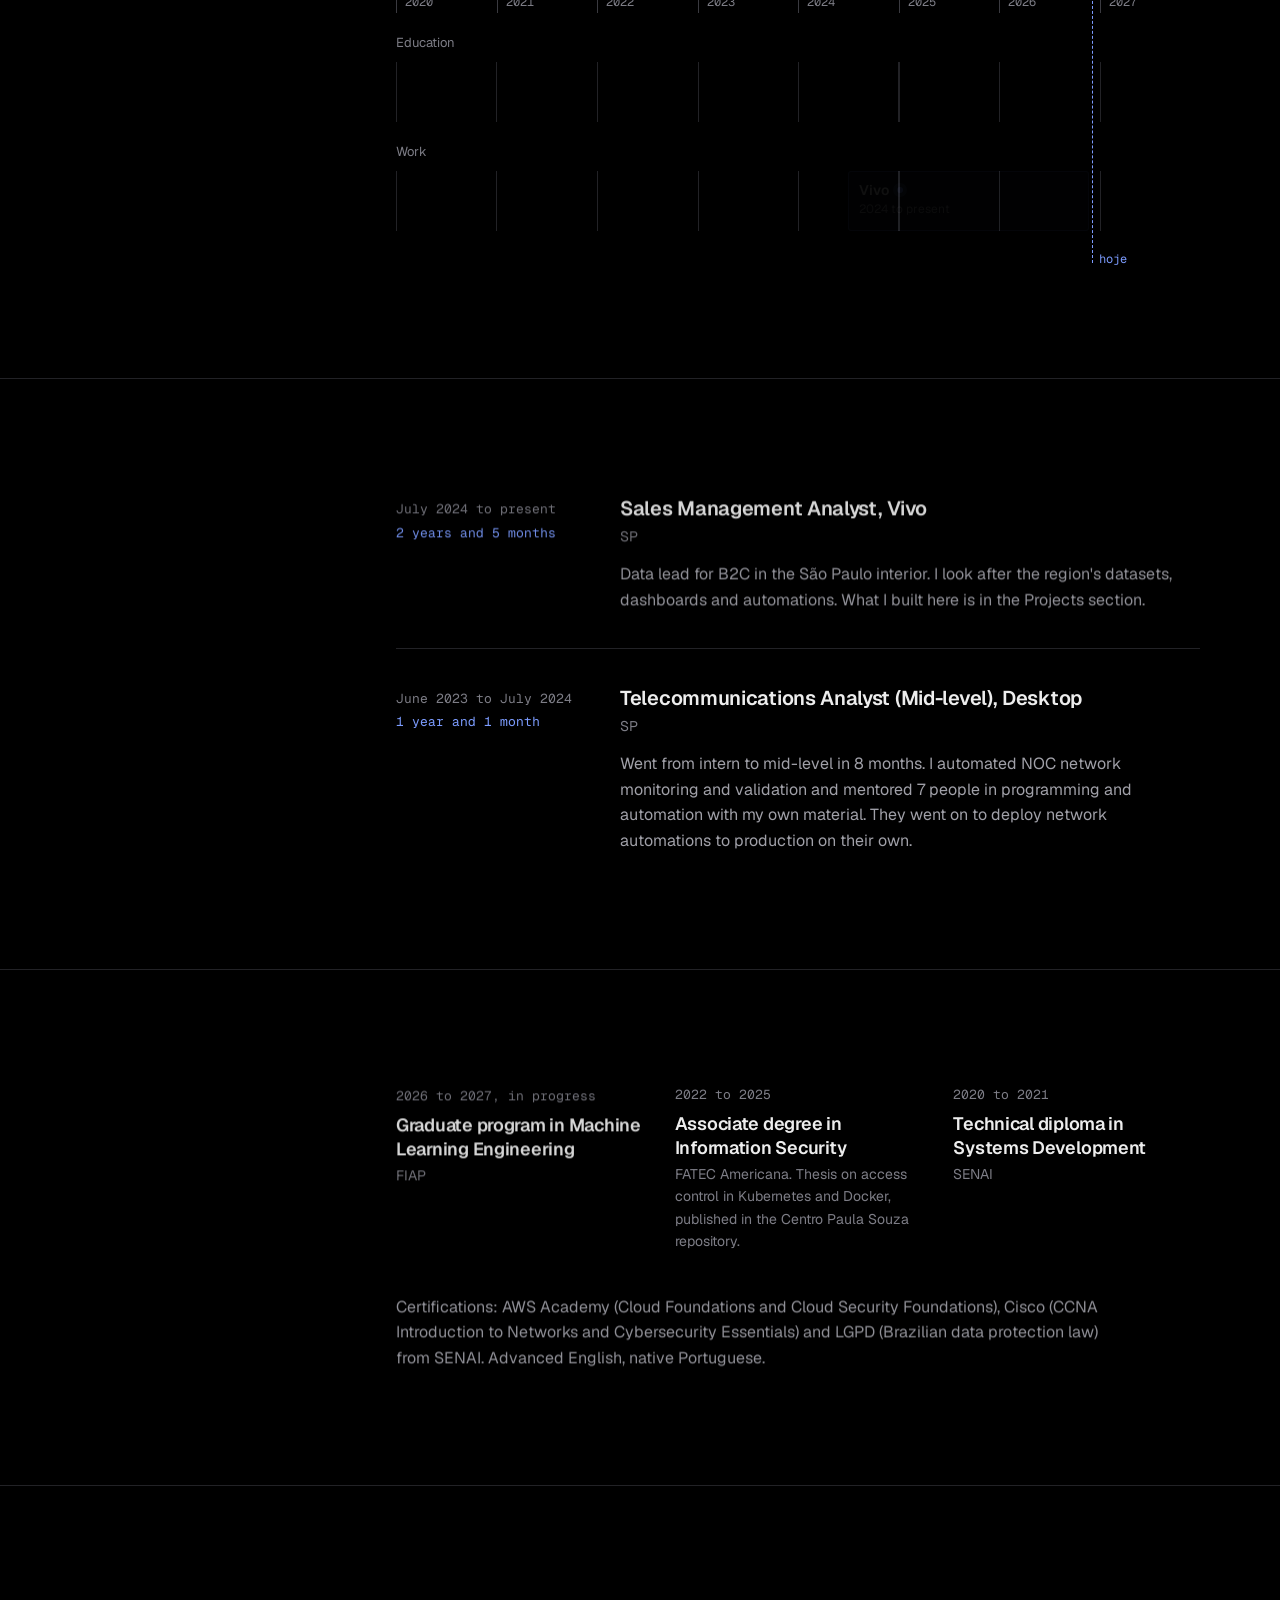
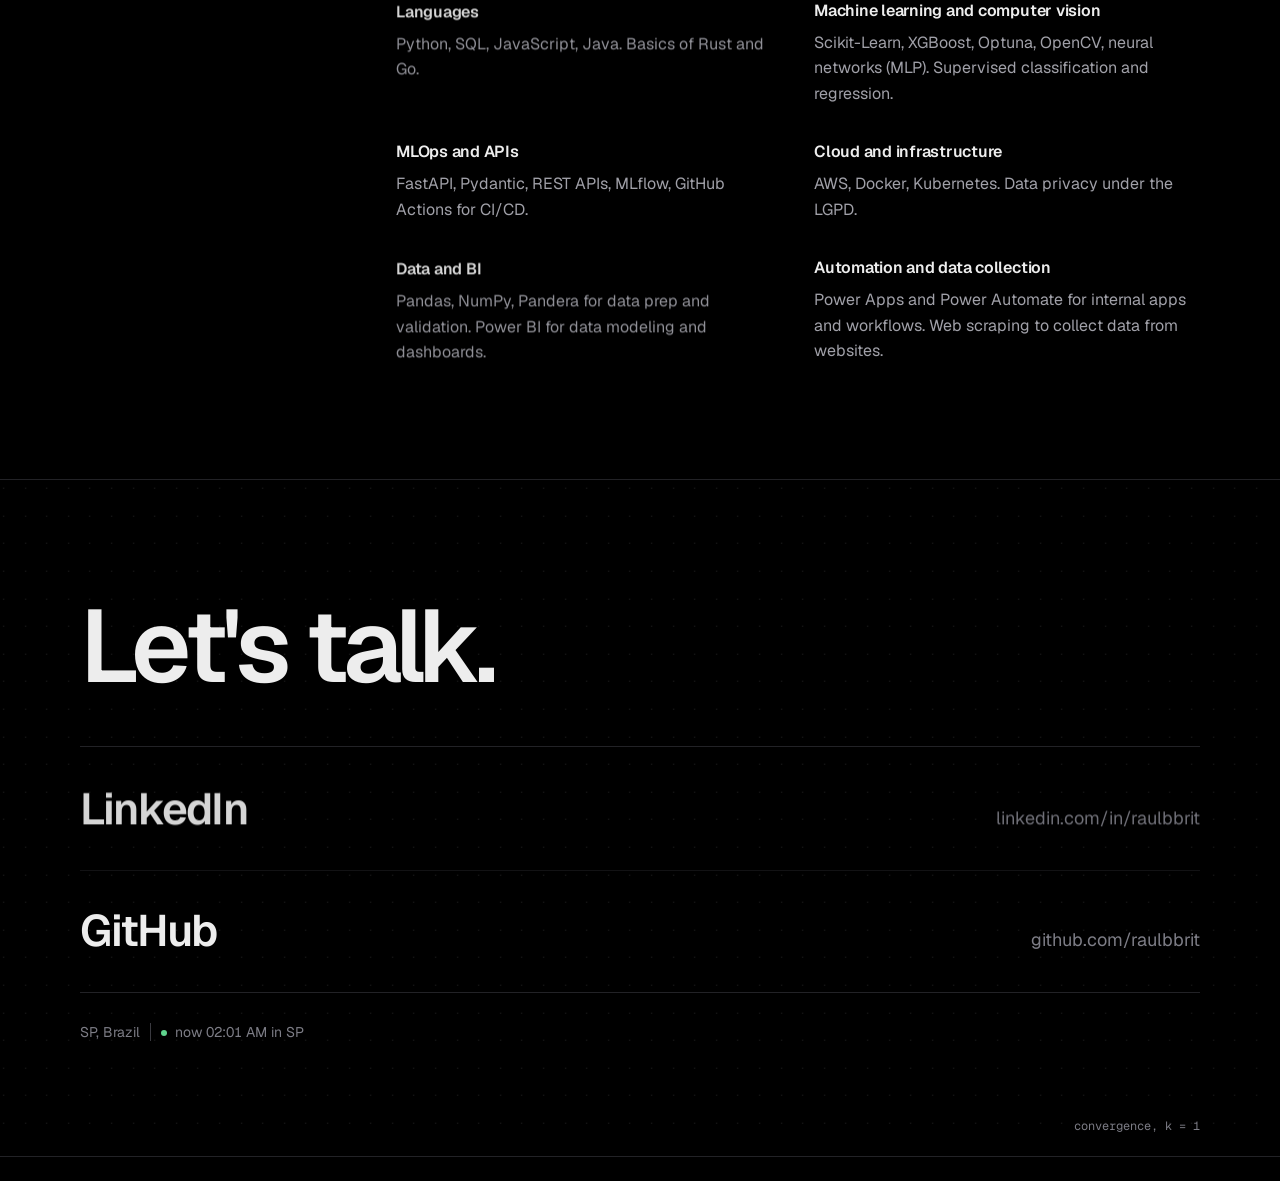
<file: en/index.html>
<!doctype html>
<html lang="en">
<head>
  <meta charset="utf-8">
  <title>Raul Brito</title>
  <meta name="robots" content="noindex">
  <link rel="canonical" href="https://raulbbrit.github.io/">
  <meta http-equiv="refresh" content="0; url=../">
</head>
<body>
  <p>Moved to <a href="../">raulbbrit.github.io</a>.</p>
</body>
</html>
</file>
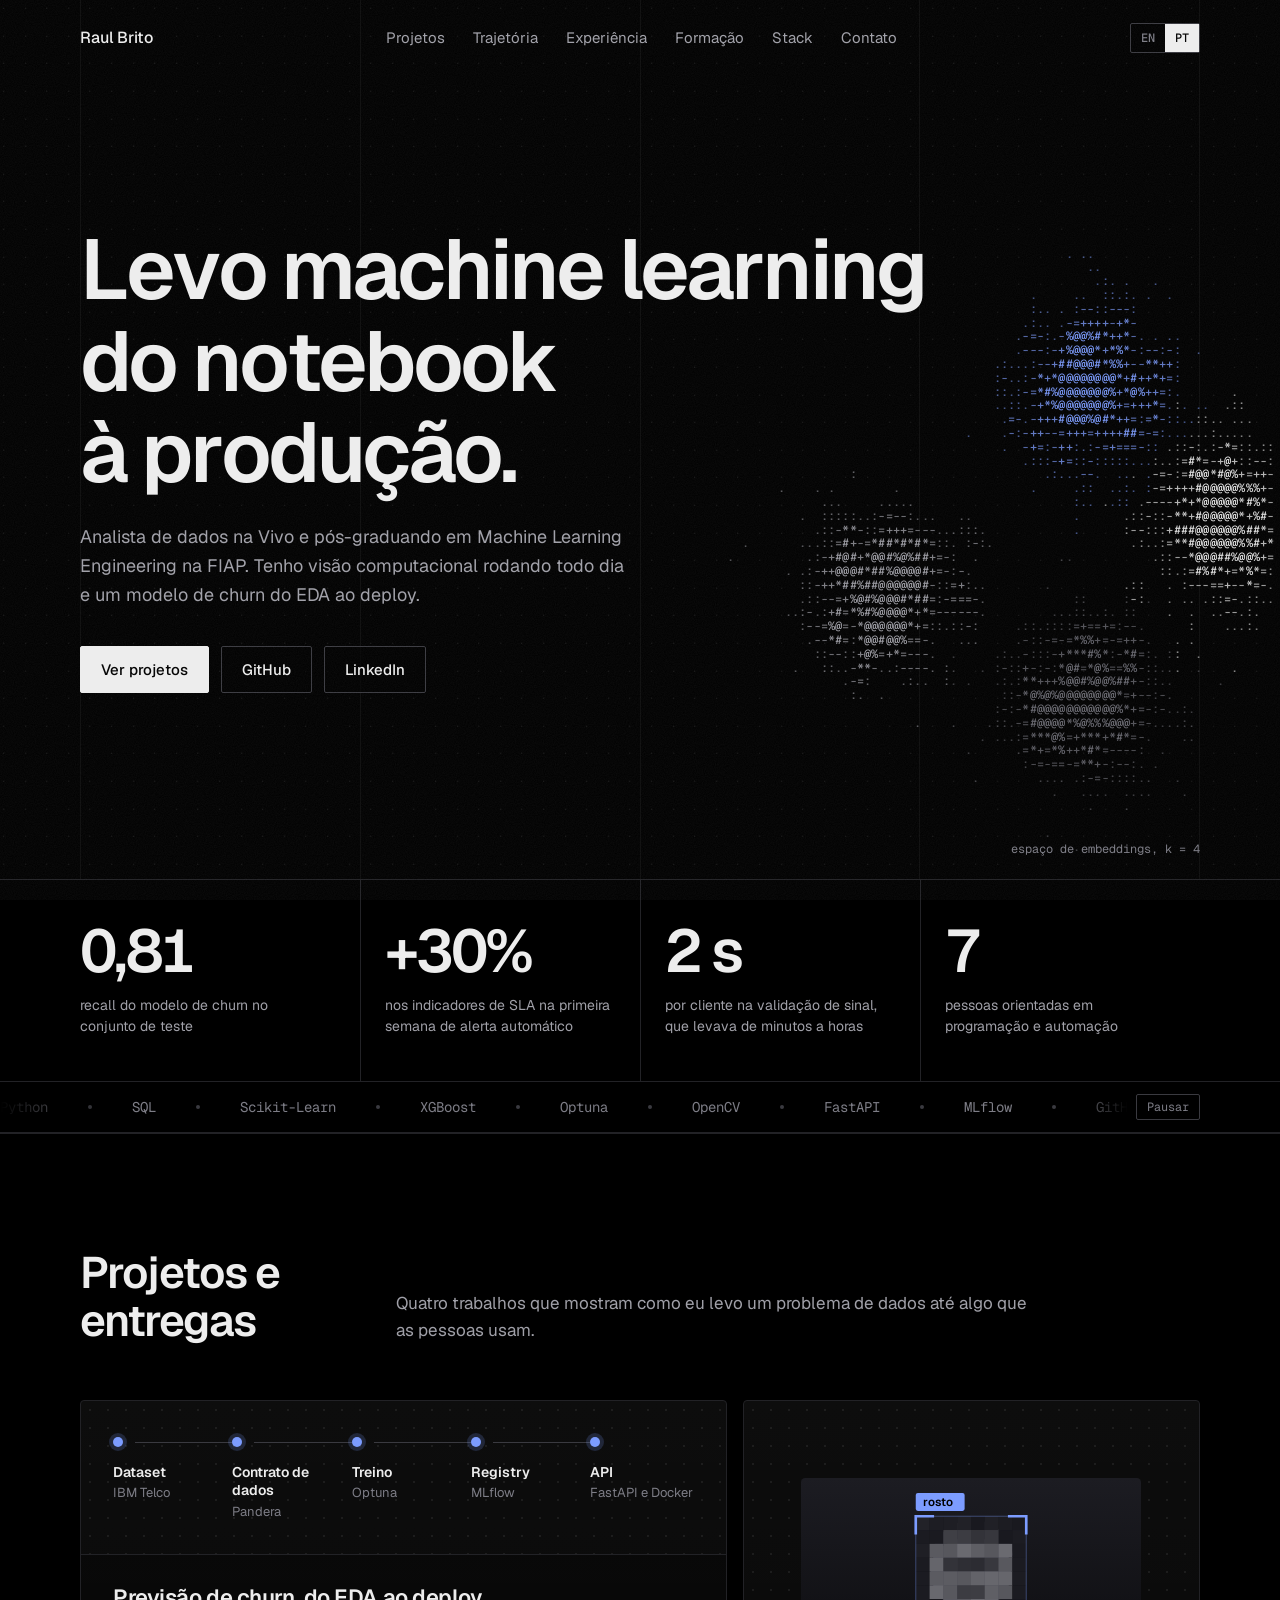
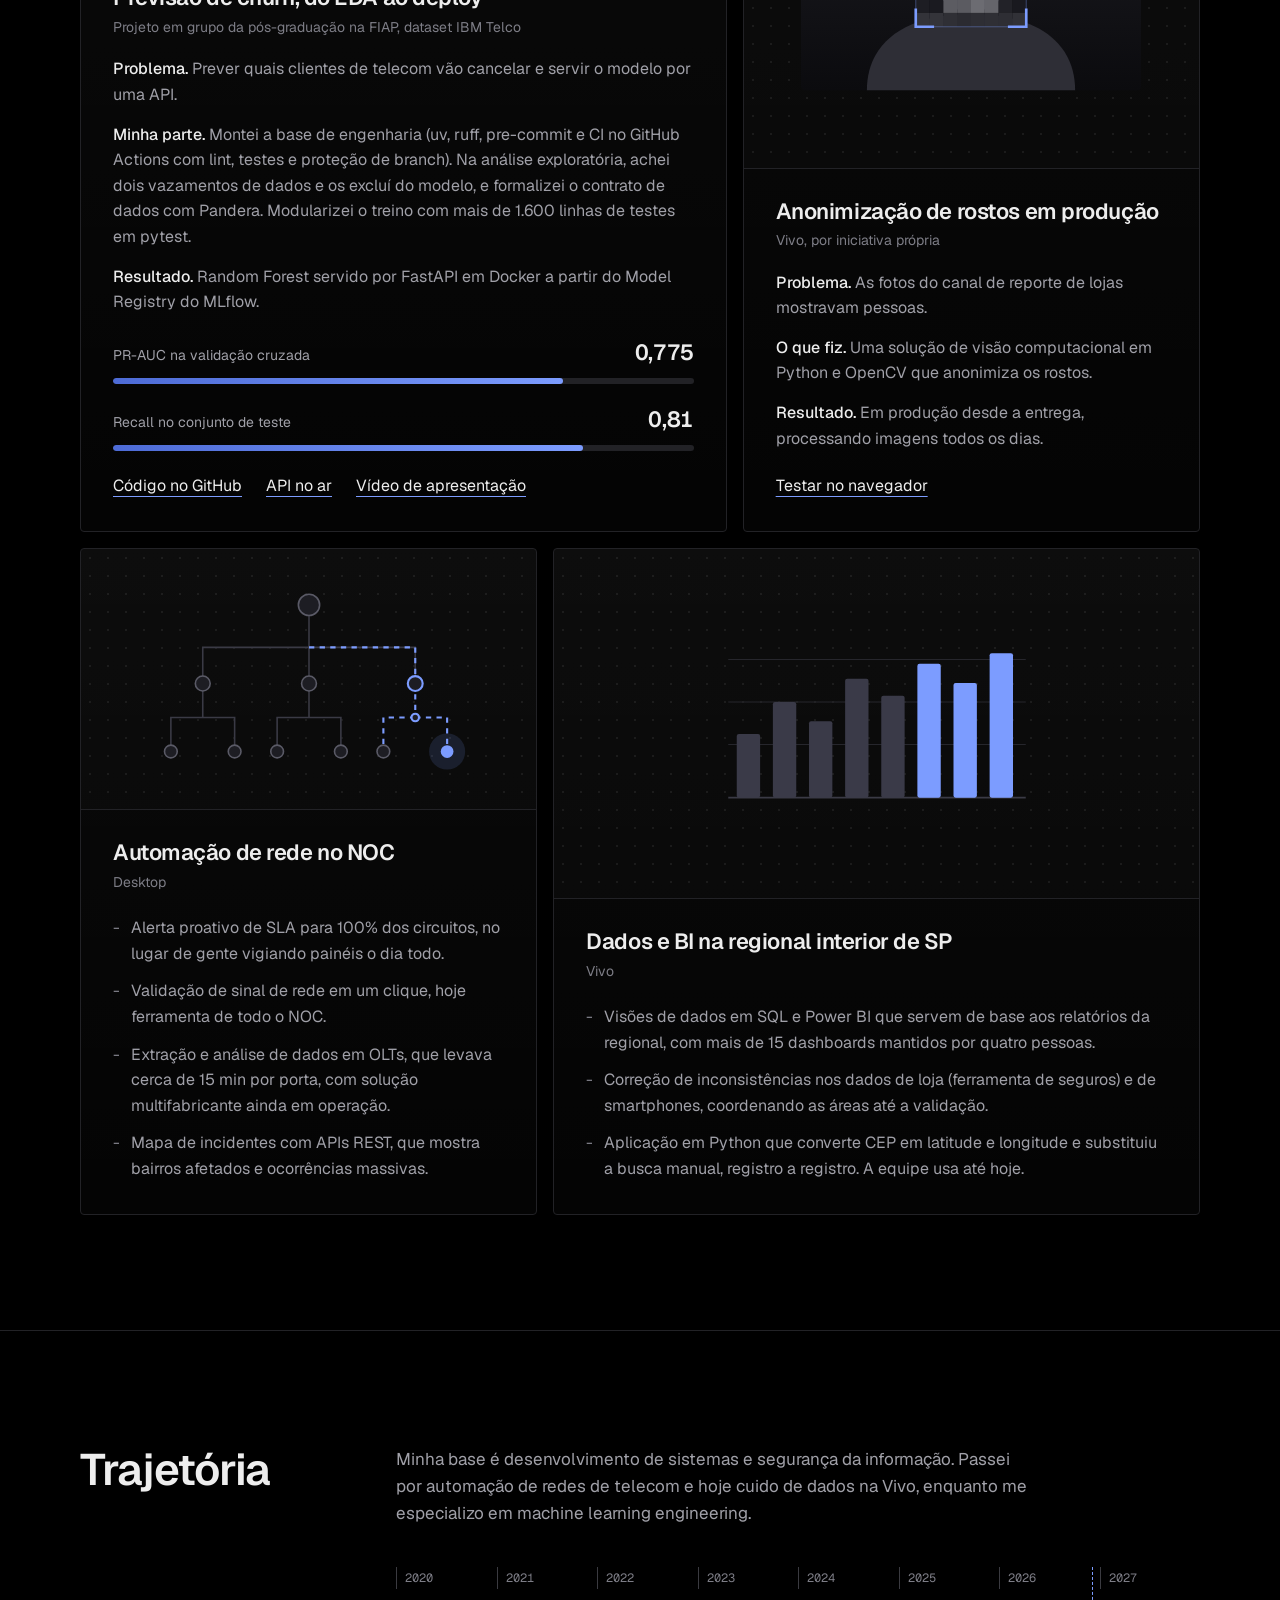
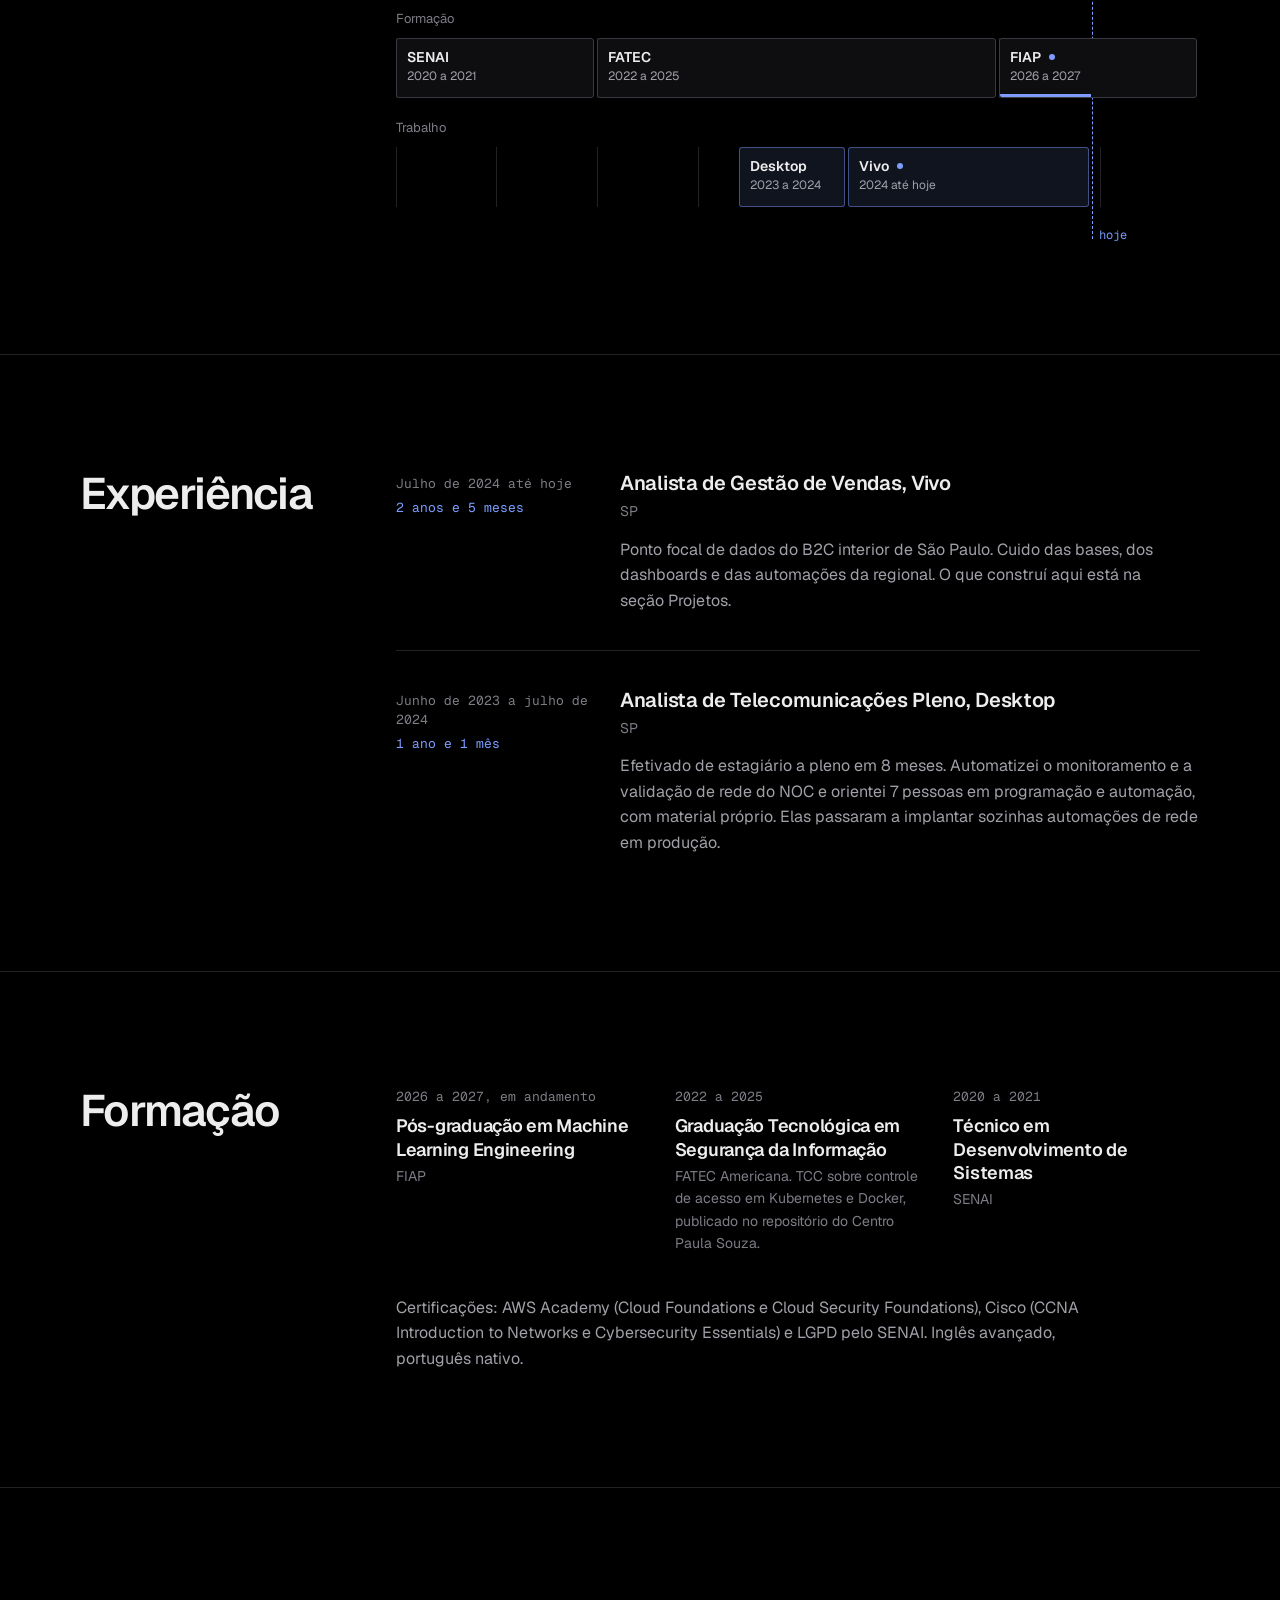
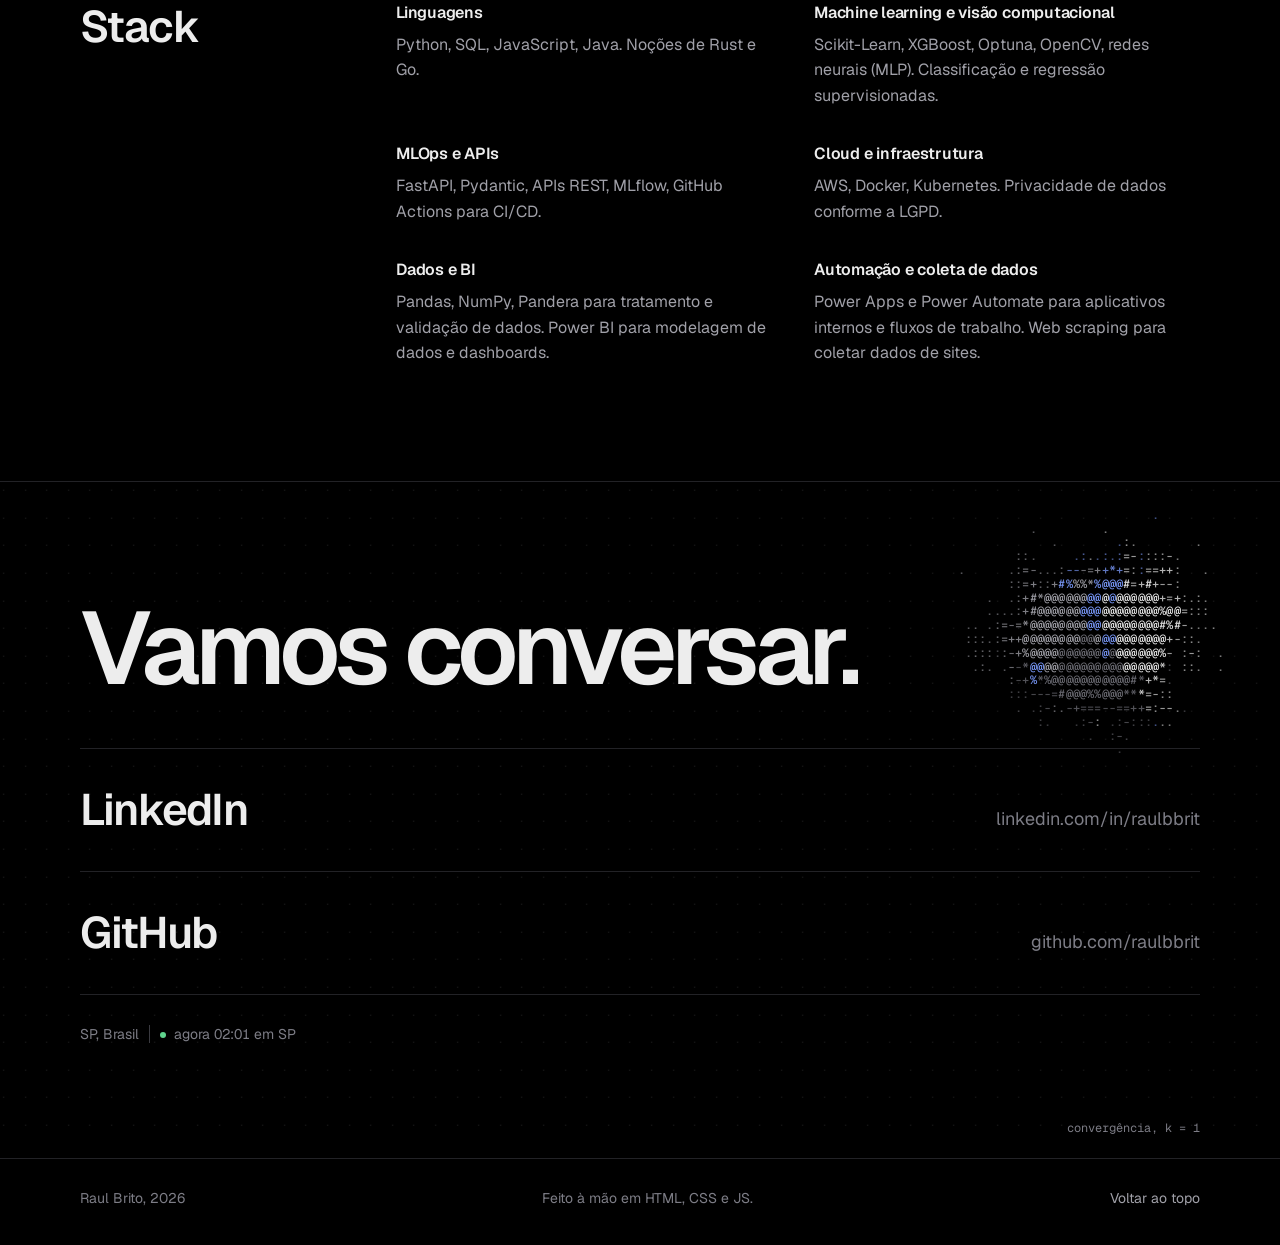
<file: pt/index.html>
<!doctype html>
<html lang="pt-BR">
<head>
  <meta charset="utf-8">
  <meta name="viewport" content="width=device-width, initial-scale=1">
  <meta name="theme-color" content="#000000">
  <title>Raul Brito</title>
  <meta name="description" content="Raul Brito: analista de dados na Vivo e pós-graduando em Machine Learning Engineering. Visão computacional em produção, automações de rede e um projeto de ML do EDA ao deploy.">
  <meta name="color-scheme" content="dark">
  <link rel="canonical" href="https://raulbbrit.github.io/pt/">
  <link rel="alternate" hreflang="pt-BR" href="https://raulbbrit.github.io/pt/">
  <link rel="alternate" hreflang="en" href="https://raulbbrit.github.io/">
  <link rel="alternate" hreflang="x-default" href="https://raulbbrit.github.io/">
  <meta property="og:type" content="profile">
  <meta property="og:url" content="https://raulbbrit.github.io/pt/">
  <meta property="og:locale" content="pt_BR">
  <meta property="og:locale:alternate" content="en_US">
  <meta property="og:title" content="Raul Brito">
  <meta property="og:description" content="Levo machine learning do notebook à produção.">
  <meta property="og:image" content="https://raulbbrit.github.io/assets/img/og.png">
  <meta property="og:image:width" content="1200">
  <meta property="og:image:height" content="630">
  <meta property="og:image:alt" content="Raul Brito, Machine Learning: levo machine learning do notebook à produção.">
  <meta name="twitter:card" content="summary_large_image">
  <script type="application/ld+json">
  {
    "@context": "https://schema.org",
    "@type": "Person",
    "name": "Raul Brito",
    "url": "https://raulbbrit.github.io/pt/",
    "jobTitle": "Analista de Gestão de Vendas",
    "worksFor": { "@type": "Organization", "name": "Vivo" },
    "alumniOf": [
      { "@type": "CollegeOrUniversity", "name": "FATEC Americana" },
      { "@type": "EducationalOrganization", "name": "SENAI" }
    ],
    "knowsAbout": ["Machine Learning", "MLOps", "Visão computacional", "Python", "SQL", "FastAPI", "MLflow", "Power BI", "Power Apps", "Power Automate", "Web scraping"],
    "address": { "@type": "PostalAddress", "addressRegion": "SP", "addressCountry": "BR" },
    "sameAs": ["https://github.com/raulbbrit", "https://linkedin.com/in/raulbbrit"]
  }
  </script>
  <link rel="icon" href="data:image/svg+xml,%3Csvg xmlns='http://www.w3.org/2000/svg' viewBox='0 0 32 32'%3E%3Crect width='32' height='32' rx='6' fill='%23000'/%3E%3Ccircle cx='16' cy='16' r='6' fill='%237c9cff'/%3E%3C/svg%3E">
  <script>
    document.documentElement.className += ' js';
    setTimeout(function () { document.documentElement.classList.remove('js'); }, 3000);
  </script>
  <link rel="preload" href="../assets/fonts/geist-latin.woff2" as="font" type="font/woff2" crossorigin>
  <link rel="preload" href="../assets/fonts/geist-mono-latin.woff2" as="font" type="font/woff2" crossorigin>
  <link rel="stylesheet" href="../assets/core/base.css">
  <link rel="stylesheet" href="../assets/ascii-field/ascii-field.css">
  <link rel="stylesheet" href="../assets/header/header.css">
  <link rel="stylesheet" href="../assets/hero/hero.css">
  <link rel="stylesheet" href="../assets/stats/stats.css">
  <link rel="stylesheet" href="../assets/marquee/marquee.css">
  <link rel="stylesheet" href="../assets/projects/projects.css">
  <link rel="stylesheet" href="../assets/face-demo/face-demo.css">
  <link rel="stylesheet" href="../assets/timeline/timeline.css">
  <link rel="stylesheet" href="../assets/resume/resume.css">
  <link rel="stylesheet" href="../assets/contact/contact.css">
  <link rel="stylesheet" href="../assets/footer/footer.css">
  <link rel="stylesheet" href="../assets/core/print.css" media="print">
  <script defer src="../assets/core/site.js"></script>
  <script defer src="../assets/ascii-field/ascii-field.js"></script>
  <script defer src="../assets/header/header.js"></script>
  <script defer src="../assets/hero/hero.js"></script>
  <script defer src="../assets/stats/stats.js"></script>
  <script defer src="../assets/marquee/marquee.js"></script>
  <script defer src="../assets/projects/projects.js"></script>
  <script defer src="../assets/face-demo/face-demo.js"></script>
  <script defer src="../assets/timeline/timeline.js"></script>
  <script defer src="../assets/resume/resume.js"></script>
  <script defer src="../assets/contact/contact.js"></script>
  <script defer src="../assets/footer/footer.js"></script>
</head>
<body>
  <a class="skip" href="#conteudo">Pular para o conteúdo</a>

  <header class="top" id="top">
    <div class="wrap">
      <a class="brand" href="#">Raul Brito</a>
      <nav id="menu" aria-label="Seções">
        <span class="nav-ind" aria-hidden="true"></span>
        <a href="#projetos">Projetos</a>
        <a href="#trajetoria">Trajetória</a>
        <a href="#experiencia">Experiência</a>
        <a href="#formacao">Formação</a>
        <a href="#stack">Stack</a>
        <a href="#contato">Contato</a>
      </nav>
      <div class="tools">
        <div class="lang" role="group" aria-label="Idioma"><a href="../index.html" hreflang="en" lang="en">EN</a><span aria-current="true">PT</span></div>
        <button class="menu-btn" type="button" aria-expanded="false" aria-controls="menu">Menu</button>
      </div>
    </div>
  </header>

  <section class="hero" id="conteudo" tabindex="-1">
    <div class="rails" aria-hidden="true"><div class="wrap"><i></i><i></i><i></i><i></i></div></div>
    <canvas id="field-bg" class="layer" aria-hidden="true"></canvas>
    <canvas id="field" class="layer field" aria-hidden="true"></canvas>
    <div class="wrap hero-copy">
      <h1>
        <span>Levo machine learning</span>
        <span>do notebook</span>
        <span>à produção.</span>
      </h1>
      <p class="lead">Analista de dados na Vivo e pós-graduando em Machine Learning Engineering na FIAP. Tenho visão computacional rodando todo dia e um modelo de churn do EDA ao deploy.</p>
      <div class="actions">
        <a class="btn primary" href="#projetos">Ver projetos</a>
        <a class="btn" href="https://github.com/raulbbrit">GitHub</a>
        <a class="btn" href="https://linkedin.com/in/raulbbrit">LinkedIn</a>
      </div>
    </div>
    <p class="cap" aria-hidden="true">espaço de embeddings, k = 4</p>
  </section>

  <section class="proof" aria-label="Resultados em números">
    <div class="wrap">
      <ul class="stats">
        <li><strong data-count="0.81" data-dec="2">0,81</strong><span>recall do modelo de churn no conjunto de teste</span></li>
        <li><strong data-count="30" data-prefix="+" data-suffix="%">+30%</strong><span>nos indicadores de SLA na primeira semana de alerta automático</span></li>
        <li><strong data-count="2" data-suffix="&nbsp;s">2&nbsp;s</strong><span>por cliente na validação de sinal, que levava de minutos a horas</span></li>
        <li><strong data-count="7">7</strong><span>pessoas orientadas em programação e automação</span></li>
      </ul>
    </div>
  </section>

  <div class="marquee" role="group" aria-label="Ferramentas que uso no dia a dia">
    <div class="marquee-track">
      <ul>
        <li>Python</li><li>SQL</li><li>Scikit-Learn</li><li>XGBoost</li><li>Optuna</li><li>OpenCV</li><li>FastAPI</li><li>MLflow</li><li>GitHub Actions</li><li>Docker</li><li>AWS</li><li>Kubernetes</li><li>Pandas</li><li>NumPy</li><li>Pandera</li><li>Power BI</li><li>Power Apps</li><li>Power Automate</li><li>Web scraping</li>
      </ul>
      <ul aria-hidden="true">
        <li>Python</li><li>SQL</li><li>Scikit-Learn</li><li>XGBoost</li><li>Optuna</li><li>OpenCV</li><li>FastAPI</li><li>MLflow</li><li>GitHub Actions</li><li>Docker</li><li>AWS</li><li>Kubernetes</li><li>Pandas</li><li>NumPy</li><li>Pandera</li><li>Power BI</li><li>Power Apps</li><li>Power Automate</li><li>Web scraping</li>
      </ul>
    </div>
    <button class="marquee-btn" type="button">Pausar</button>
  </div>

  <main>
    <section class="section" id="projetos">
      <div class="wrap">
        <div class="split">
          <div class="head"><h2>Projetos e entregas</h2></div>
          <p class="sub">Quatro trabalhos que mostram como eu levo um problema de dados até algo que as pessoas usam.</p>
        </div>

        <div class="grid">

          <!-- churn -->
          <article class="tile t-churn">
            <div class="viz viz-flow" id="flowviz">
              <ol class="flow" aria-label="Pipeline do projeto">
                <li><b>Dataset</b><span>IBM Telco</span></li>
                <li><b>Contrato de dados</b><span>Pandera</span></li>
                <li><b>Treino</b><span>Optuna</span></li>
                <li><b>Registry</b><span>MLflow</span></li>
                <li><b>API</b><span>FastAPI e Docker</span></li>
              </ol>
            </div>
            <div class="tile-body">
              <h3>Previsão de churn, do EDA ao deploy</h3>
              <p class="where">Projeto em grupo da pós-graduação na FIAP, dataset IBM Telco</p>
              <p><b>Problema.</b> Prever quais clientes de telecom vão cancelar e servir o modelo por uma API.</p>
              <p><b>Minha parte.</b> Montei a base de engenharia (uv, ruff, pre-commit e CI no GitHub Actions com lint, testes e proteção de branch). Na análise exploratória, achei dois vazamentos de dados e os excluí do modelo, e formalizei o contrato de dados com Pandera. Modularizei o treino com mais de 1.600 linhas de testes em pytest.</p>
              <p><b>Resultado.</b> Random Forest servido por FastAPI em Docker a partir do Model Registry do MLflow.</p>
              <div class="meters" role="group" aria-label="Métricas do modelo campeão">
                <div class="meter">
                  <div class="m-top"><span>PR-AUC na validação cruzada</span><strong>0,775</strong></div>
                  <div class="bar"><i style="--v:0.775"></i></div>
                </div>
                <div class="meter">
                  <div class="m-top"><span>Recall no conjunto de teste</span><strong>0,81</strong></div>
                  <div class="bar"><i style="--v:0.81"></i></div>
                </div>
              </div>
              <p class="tile-links">
                <a href="https://github.com/Grupo-57-Machine-Learning-Engineering/churn-prediction">Código no GitHub</a>
                <a href="https://churn-prediction-api-7a4p.onrender.com/docs">API no ar</a>
                <a href="https://youtu.be/JsZCRBmj-7A">Vídeo de apresentação</a>
              </p>
            </div>
          </article>

          <!-- visão computacional -->
          <article class="tile t-cv">
            <div class="viz viz-cv">
              <button class="viz-btn" type="button" id="replay" aria-label="Repetir a animação de detecção e anonimização">
                <svg viewBox="0 0 320 200" role="img" aria-label="Ilustração: um rosto é detectado em uma foto e coberto por um mosaico">
                  <defs>
                    <linearGradient id="ph" x1="0" y1="0" x2="0" y2="1">
                      <stop offset="0" stop-color="#1c1c22"/>
                      <stop offset="1" stop-color="#0b0b0e"/>
                    </linearGradient>
                    <clipPath id="frame"><rect width="320" height="200" rx="4"/></clipPath>
                  </defs>
                  <g clip-path="url(#frame)">
                    <rect width="320" height="200" fill="url(#ph)"/>
                    <path d="M62 200c0-48 40-72 98-72s98 24 98 72z" fill="#2e2e36"/>
                    <circle cx="160" cy="88" r="38" fill="#4c4c56"/>
                    <path d="M122 76c4-26 22-36 40-36s34 10 38 34c-10-12-26-18-40-18s-28 6-38 20z" fill="#33333b"/>
                    <g class="mosaic">
          <rect x="108" y="36" width="13" height="13" fill="#222228"/>
          <rect x="121" y="36" width="13" height="13" fill="#1d1d23"/>
          <rect x="134" y="36" width="13" height="13" fill="#1e1e24"/>
          <rect x="147" y="36" width="13" height="13" fill="#212127"/>
          <rect x="160" y="36" width="13" height="13" fill="#19191f"/>
          <rect x="173" y="36" width="13" height="13" fill="#202026"/>
          <rect x="186" y="36" width="13" height="13" fill="#1c1c22"/>
          <rect x="199" y="36" width="13" height="13" fill="#19191f"/>
          <rect x="108" y="49" width="13" height="13" fill="#1b1b21"/>
          <rect x="121" y="49" width="13" height="13" fill="#1a1a20"/>
          <rect x="134" y="49" width="13" height="13" fill="#3f3f45"/>
          <rect x="147" y="49" width="13" height="13" fill="#3c3c42"/>
          <rect x="160" y="49" width="13" height="13" fill="#333339"/>
          <rect x="173" y="49" width="13" height="13" fill="#37373d"/>
          <rect x="186" y="49" width="13" height="13" fill="#19191f"/>
          <rect x="199" y="49" width="13" height="13" fill="#1c1c22"/>
          <rect x="108" y="62" width="13" height="13" fill="#1f1f25"/>
          <rect x="121" y="62" width="13" height="13" fill="#5a5a60"/>
          <rect x="134" y="62" width="13" height="13" fill="#57575d"/>
          <rect x="147" y="62" width="13" height="13" fill="#6a6a70"/>
          <rect x="160" y="62" width="13" height="13" fill="#5e5e64"/>
          <rect x="173" y="62" width="13" height="13" fill="#57575d"/>
          <rect x="186" y="62" width="13" height="13" fill="#6a6a70"/>
          <rect x="199" y="62" width="13" height="13" fill="#1a1a20"/>
          <rect x="108" y="75" width="13" height="13" fill="#1b1b21"/>
          <rect x="121" y="75" width="13" height="13" fill="#65656b"/>
          <rect x="134" y="75" width="13" height="13" fill="#333339"/>
          <rect x="147" y="75" width="13" height="13" fill="#2e2e34"/>
          <rect x="160" y="75" width="13" height="13" fill="#2c2c32"/>
          <rect x="173" y="75" width="13" height="13" fill="#38383e"/>
          <rect x="186" y="75" width="13" height="13" fill="#58585e"/>
          <rect x="199" y="75" width="13" height="13" fill="#1b1b21"/>
          <rect x="108" y="88" width="13" height="13" fill="#1b1b21"/>
          <rect x="121" y="88" width="13" height="13" fill="#5b5b61"/>
          <rect x="134" y="88" width="13" height="13" fill="#5c5c62"/>
          <rect x="147" y="88" width="13" height="13" fill="#58585e"/>
          <rect x="160" y="88" width="13" height="13" fill="#636369"/>
          <rect x="173" y="88" width="13" height="13" fill="#67676d"/>
          <rect x="186" y="88" width="13" height="13" fill="#66666c"/>
          <rect x="199" y="88" width="13" height="13" fill="#1c1c22"/>
          <rect x="108" y="101" width="13" height="13" fill="#1b1b21"/>
          <rect x="121" y="101" width="13" height="13" fill="#68686e"/>
          <rect x="134" y="101" width="13" height="13" fill="#58585e"/>
          <rect x="147" y="101" width="13" height="13" fill="#3c3c42"/>
          <rect x="160" y="101" width="13" height="13" fill="#3d3d43"/>
          <rect x="173" y="101" width="13" height="13" fill="#5f5f65"/>
          <rect x="186" y="101" width="13" height="13" fill="#57575d"/>
          <rect x="199" y="101" width="13" height="13" fill="#1b1b21"/>
          <rect x="108" y="114" width="13" height="13" fill="#1d1d23"/>
          <rect x="121" y="114" width="13" height="13" fill="#1a1a20"/>
          <rect x="134" y="114" width="13" height="13" fill="#5c5c62"/>
          <rect x="147" y="114" width="13" height="13" fill="#5b5b61"/>
          <rect x="160" y="114" width="13" height="13" fill="#6c6c72"/>
          <rect x="173" y="114" width="13" height="13" fill="#65656b"/>
          <rect x="186" y="114" width="13" height="13" fill="#222228"/>
          <rect x="199" y="114" width="13" height="13" fill="#19191f"/>
          <rect x="108" y="127" width="13" height="13" fill="#333339"/>
          <rect x="121" y="127" width="13" height="13" fill="#34343a"/>
          <rect x="134" y="127" width="13" height="13" fill="#2f2f35"/>
          <rect x="147" y="127" width="13" height="13" fill="#2b2b31"/>
          <rect x="160" y="127" width="13" height="13" fill="#2e2e34"/>
          <rect x="173" y="127" width="13" height="13" fill="#2f2f35"/>
          <rect x="186" y="127" width="13" height="13" fill="#2e2e34"/>
          <rect x="199" y="127" width="13" height="13" fill="#313137"/>
                    </g>
                  </g>
                  <rect class="outline" x="108" y="36" width="104" height="104" fill="none" stroke="#7c9cff" stroke-opacity="0.35" stroke-width="1"/>
                  <g class="brackets" fill="none" stroke="#7c9cff" stroke-width="2.5" stroke-linecap="square">
                    <path class="br" pathLength="1" d="M108 52V36H124"/>
                    <path class="br" pathLength="1" d="M196 36H212V52"/>
                    <path class="br" pathLength="1" d="M212 124V140H196"/>
                    <path class="br" pathLength="1" d="M124 140H108V124"/>
                  </g>
                  <g class="tag">
                    <rect x="108" y="14" width="46" height="17" rx="2" fill="#7c9cff"/>
                    <text x="115" y="26" font-family="Geist, system-ui, sans-serif" font-size="11" font-weight="600" fill="#000">rosto</text>
                  </g>
                </svg>
              </button>
            </div>
            <div class="tile-body">
              <h3>Anonimização de rostos em produção</h3>
              <p class="where">Vivo, por iniciativa própria</p>
              <p><b>Problema.</b> As fotos do canal de reporte de lojas mostravam pessoas.</p>
              <p><b>O que fiz.</b> Uma solução de visão computacional em Python e OpenCV que anonimiza os rostos.</p>
              <p><b>Resultado.</b> Em produção desde a entrega, processando imagens todos os dias.</p>
              <p class="tile-links"><button class="link-btn" type="button" id="cv-demo-open" hidden>Testar no navegador</button></p>
            </div>
          </article>

          <!-- rede -->
          <article class="tile t-net">
            <div class="viz viz-net">
              <svg viewBox="0 0 320 200" role="img" aria-label="Ilustração: topologia de rede com um ramo afetado em destaque">
                <g stroke="#3a3a45" stroke-width="1.5" fill="none">
                  <path d="M160 36V70M160 70H60V104M160 70V104M160 70H260V104"/>
                  <path d="M60 104V136M60 136H30V168M60 136H90V168"/>
                  <path d="M160 104V136M160 136H130V168M160 136H190V168"/>
                </g>
                <g stroke="#7c9cff" stroke-width="2" fill="none" class="hot">
                  <path d="M160 70H260V104"/>
                  <path d="M260 104V136M260 136H230V168M260 136H290V168"/>
                </g>
                <circle class="halo" cx="290" cy="168" r="17" fill="#7c9cff" fill-opacity="0.14"/>
                <g fill="#1d1d23" stroke="#5a5a66" stroke-width="1.5">
                  <circle cx="160" cy="30" r="10"/>
                  <circle cx="60" cy="104" r="7"/>
                  <circle cx="160" cy="104" r="7"/>
                  <circle cx="30" cy="168" r="6"/>
                  <circle cx="90" cy="168" r="6"/>
                  <circle cx="130" cy="168" r="6"/>
                  <circle cx="190" cy="168" r="6"/>
                  <circle cx="230" cy="168" r="6"/>
                </g>
                <g fill="#1d1d23" stroke="#7c9cff" stroke-width="2">
                  <circle cx="260" cy="104" r="7"/>
                  <circle cx="260" cy="136" r="3.5"/>
                </g>
                <circle cx="290" cy="168" r="6" fill="#7c9cff"/>
              </svg>
            </div>
            <div class="tile-body">
              <h3>Automação de rede no NOC</h3>
              <p class="where">Desktop</p>
              <ul class="plain">
                <li>Alerta proativo de SLA para 100% dos circuitos, no lugar de gente vigiando painéis o dia todo.</li>
                <li>Validação de sinal de rede em um clique, hoje ferramenta de todo o NOC.</li>
                <li>Extração e análise de dados em OLTs, que levava cerca de 15&nbsp;min por porta, com solução multifabricante ainda em operação.</li>
                <li>Mapa de incidentes com APIs REST, que mostra bairros afetados e ocorrências massivas.</li>
              </ul>
            </div>
          </article>

          <!-- dados e BI -->
          <article class="tile t-data">
            <div class="viz viz-data">
              <svg viewBox="0 0 320 200" role="img" aria-label="Ilustração: gráfico de barras de um dashboard">
                <g stroke="#26262c" stroke-width="1">
                  <path d="M20 40H300M20 80H300M20 120H300"/>
                </g>
                <path d="M20 170H300" stroke="#3a3a45" stroke-width="1.5"/>
                <g class="bars" fill="#3a3a48">
                  <rect style="--d:0" x="28"  y="110" width="22" height="60" rx="2"/>
                  <rect style="--d:1" x="62"  y="80"  width="22" height="90" rx="2"/>
                  <rect style="--d:2" x="96"  y="98"  width="22" height="72" rx="2"/>
                  <rect style="--d:3" x="130" y="58"  width="22" height="112" rx="2"/>
                  <rect style="--d:4" x="164" y="74"  width="22" height="96" rx="2"/>
                  <rect style="--d:5" x="198" y="44"  width="22" height="126" rx="2" fill="#7c9cff"/>
                  <rect style="--d:6" x="232" y="62"  width="22" height="108" rx="2" fill="#7c9cff"/>
                  <rect style="--d:7" x="266" y="34"  width="22" height="136" rx="2" fill="#7c9cff"/>
                </g>
              </svg>
            </div>
            <div class="tile-body">
              <h3>Dados e BI na regional interior de SP</h3>
              <p class="where">Vivo</p>
              <ul class="plain">
                <li>Visões de dados em SQL e Power BI que servem de base aos relatórios da regional, com mais de 15 dashboards mantidos por quatro pessoas.</li>
                <li>Correção de inconsistências nos dados de loja (ferramenta de seguros) e de smartphones, coordenando as áreas até a validação.</li>
                <li>Aplicação em Python que converte CEP em latitude e longitude e substituiu a busca manual, registro a registro. A equipe usa até hoje.</li>
              </ul>
            </div>
          </article>

        </div>
      </div>
    </section>

    <section class="section" id="trajetoria">
      <div class="wrap split">
        <div class="head"><h2>Trajetória</h2></div>
        <div>
          <p class="sub intro">Minha base é desenvolvimento de sistemas e segurança da informação. Passei por automação de redes de telecom e hoje cuido de dados na Vivo, enquanto me especializo em machine learning engineering.</p>

          <div class="tl" id="tl" role="img" aria-label="Linha do tempo de 2020 a 2027. Formação: SENAI, FATEC e FIAP. Trabalho: Desktop e Vivo.">
            <div class="tl-axis" id="axis" aria-hidden="true">
              <i style="--s:0">2020</i><i style="--s:1">2021</i><i style="--s:2">2022</i><i style="--s:3">2023</i><i style="--s:4">2024</i><i style="--s:5">2025</i><i style="--s:6">2026</i><i style="--s:7">2027</i>
            </div>
            <div class="tl-lane lane-edu">
              <p class="lane-name">Formação</p>
              <div class="lane-track">
                <div class="seg" data-from="2020-01" data-to="2022-01" style="--s:0;--l:2;--k:0"><b>SENAI</b><span>2020 a 2021</span></div>
                <div class="seg" data-from="2022-01" data-to="2026-01" style="--s:2;--l:4;--k:1"><b>FATEC</b><span>2022 a 2025</span></div>
                <div class="seg now" data-from="2026-01" data-to="2028-01" style="--s:6;--l:2;--k:2"><b>FIAP</b><span>2026 a 2027</span><i class="prog" aria-hidden="true"></i></div>
              </div>
            </div>
            <div class="tl-lane lane-work">
              <p class="lane-name">Trabalho</p>
              <div class="lane-track">
                <div class="seg work" data-from="2023-06" data-to="2024-07" style="--s:3.42;--l:1.08;--k:3"><b>Desktop</b><span>2023 a 2024</span></div>
                <div class="seg work now" id="seg-vivo" data-from="2024-07" data-to="now" style="--s:4.5;--l:2.31;--k:4"><b>Vivo</b><span>2024 até hoje</span></div>
              </div>
            </div>
            <div class="tl-today" id="today" style="--s:6.81" aria-hidden="true"><i></i><span>hoje</span></div>
          </div>
        </div>
      </div>
    </section>

    <section class="section" id="experiencia">
      <div class="wrap split">
        <div class="head"><h2>Experiência</h2></div>
        <div>
          <div class="job">
            <p class="when">Julho de 2024 até hoje<span class="tenure" data-since="2024-07"></span></p>
            <div>
              <h3>Analista de Gestão de Vendas, Vivo</h3>
              <p class="where">SP</p>
              <p>Ponto focal de dados do B2C interior de São Paulo. Cuido das bases, dos dashboards e das automações da regional. O que construí aqui está na seção Projetos.</p>
            </div>
          </div>
          <div class="job">
            <p class="when">Junho de 2023 a julho de 2024<span class="tenure" data-since="2023-06" data-until="2024-07"></span></p>
            <div>
              <h3>Analista de Telecomunicações Pleno, Desktop</h3>
              <p class="where">SP</p>
              <p>Efetivado de estagiário a pleno em 8 meses. Automatizei o monitoramento e a validação de rede do NOC e orientei 7 pessoas em programação e automação, com material próprio. Elas passaram a implantar sozinhas automações de rede em produção.</p>
            </div>
          </div>
        </div>
      </div>
    </section>

    <section class="section" id="formacao">
      <div class="wrap split">
        <div class="head"><h2>Formação</h2></div>
        <div>
          <div class="edu">
            <div>
              <p class="when">2026 a 2027, em andamento</p>
              <h3>Pós-graduação em Machine Learning Engineering</h3>
              <p class="where">FIAP</p>
            </div>
            <div>
              <p class="when">2022 a 2025</p>
              <h3>Graduação Tecnológica em Segurança da Informação</h3>
              <p class="where">FATEC Americana. TCC sobre controle de acesso em Kubernetes e Docker, publicado no repositório do Centro Paula Souza.</p>
            </div>
            <div>
              <p class="when">2020 a 2021</p>
              <h3>Técnico em Desenvolvimento de Sistemas</h3>
              <p class="where">SENAI</p>
            </div>
          </div>
          <p class="certs">Certificações: AWS Academy (Cloud Foundations e Cloud Security Foundations), Cisco (CCNA Introduction to Networks e Cybersecurity Essentials) e LGPD pelo SENAI. Inglês avançado, português nativo.</p>
        </div>
      </div>
    </section>

    <section class="section" id="stack">
      <div class="wrap split">
        <div class="head"><h2>Stack</h2></div>
        <div class="stack">
          <div><h3>Linguagens</h3><p>Python, SQL, JavaScript, Java. Noções de Rust e Go.</p></div>
          <div><h3>Machine learning e visão computacional</h3><p>Scikit-Learn, XGBoost, Optuna, OpenCV, redes neurais (MLP). Classificação e regressão supervisionadas.</p></div>
          <div><h3>MLOps e APIs</h3><p>FastAPI, Pydantic, APIs REST, MLflow, GitHub Actions para CI/CD.</p></div>
          <div><h3>Cloud e infraestrutura</h3><p>AWS, Docker, Kubernetes. Privacidade de dados conforme a LGPD.</p></div>
          <div><h3>Dados e BI</h3><p>Pandas, NumPy, Pandera para tratamento e validação de dados. Power BI para modelagem de dados e dashboards.</p></div>
          <div><h3>Automação e coleta de dados</h3><p>Power Apps e Power Automate para aplicativos internos e fluxos de trabalho. Web scraping para coletar dados de sites.</p></div>
        </div>
      </div>
    </section>

    <section class="section contact" id="contato">
      <canvas id="field-end-bg" class="layer" aria-hidden="true"></canvas>
      <canvas id="field-end" class="layer field" aria-hidden="true"></canvas>
      <div class="wrap">
        <h2>Vamos conversar.</h2>
        <ul class="big-links">
          <li><a href="https://linkedin.com/in/raulbbrit"><span>LinkedIn</span><em>linkedin.com/in/raulbbrit</em></a></li>
          <li><a href="https://github.com/raulbbrit"><span>GitHub</span><em>github.com/raulbbrit</em></a></li>
        </ul>
        <p class="where">SP, Brasil<span class="clock" id="clock" aria-hidden="true"></span></p>
      </div>
      <p class="cap" aria-hidden="true">convergência, k = 1</p>
    </section>
  </main>

  <footer class="foot">
    <div class="wrap">
      <span>Raul Brito, <span id="yr">2026</span></span>
      <span class="foot-note">Feito à mão em HTML, CSS e JS.</span>
      <a href="#">Voltar ao topo</a>
    </div>
  </footer>

  <dialog class="demo" id="cv-demo" aria-labelledby="cv-demo-title">
    <div class="demo-head">
      <h2 id="cv-demo-title">Anonimização de rostos</h2>
      <button class="demo-x" type="button" id="cv-close">Fechar</button>
    </div>
    <div class="demo-stage">
      <canvas id="cv-out" role="img" aria-label="Imagem com os rostos cobertos por mosaico"></canvas>
      <p class="demo-empty">Use a câmera ou envie uma foto com pessoas.</p>
    </div>
    <div class="demo-bar">
      <button class="btn primary" type="button" id="cv-cam">Usar câmera</button>
      <button class="btn" type="button" id="cv-pick">Enviar foto</button>
      <input class="vh" type="file" id="cv-file" accept="image/*" tabindex="-1" aria-hidden="true">
      <button class="btn" type="button" id="cv-save" hidden>Baixar imagem</button>
      <label class="demo-check"><input type="checkbox" id="cv-boxes" checked> Mostrar detecção</label>
    </div>
    <p class="demo-status" id="cv-status" aria-live="polite"></p>
    <p class="demo-note">A imagem é processada no seu navegador e não sai do seu dispositivo. Na primeira vez, o navegador baixa o modelo de detecção (BlazeFace, do Google). A solução em produção faz o mesmo fluxo, detectar e cobrir, em Python com OpenCV. Funciona melhor com rostos de frente; rostos de perfil ou muito pequenos na imagem podem escapar.</p>
  </dialog>

</body>
</html>
</file>
<file: assets/core/base.css>
/* Base: fontes, tokens, reset, tipografia, botões, seções e utilitários usados em toda a página */

/* Geist e Geist Mono (SIL OFL, ver fonts/OFL.txt): fontes variáveis, um arquivo cobre os pesos.
   Só o subconjunto latino, que cobre o português. */
@font-face {
  font-family: 'Geist';
  font-style: normal;
  font-weight: 100 900;
  font-display: swap;
  src: url(../fonts/geist-latin.woff2) format('woff2');
}
@font-face {
  font-family: 'Geist Mono';
  font-style: normal;
  font-weight: 100 900;
  font-display: swap;
  src: url(../fonts/geist-mono-latin.woff2) format('woff2');
}

:root {
  --bg: #000;
  --fg: #ededed;
  --mut: #a0a0a8;
  --dim: #7d7d86;
  --line: #222226;
  --line-2: #3a3a40;
  --rail: rgba(255, 255, 255, 0.05);
  --acc: #7c9cff;
  --sans: 'Geist', system-ui, -apple-system, 'Segoe UI', Roboto, sans-serif;
  --mono: 'Geist Mono', ui-monospace, 'SFMono-Regular', Menlo, Consolas, monospace;
  --ease: cubic-bezier(0.2, 0.8, 0.2, 1);
}

* { box-sizing: border-box; }

html { background: #000; scroll-behavior: smooth; scroll-padding-top: 72px; -webkit-text-size-adjust: 100%; }

body {
  margin: 0;
  background: var(--bg);
  color: var(--fg);
  font: 400 16px/1.6 var(--sans);
  -webkit-font-smoothing: antialiased;
  text-rendering: optimizeLegibility;
}

/* grão sutil sobre toda a página */
body::after {
  content: '';
  position: fixed;
  inset: 0;
  z-index: 60;
  pointer-events: none;
  opacity: 0.05;
  background-image: url("data:image/svg+xml;utf8,<svg xmlns='http://www.w3.org/2000/svg' width='160' height='160'><filter id='n'><feTurbulence type='fractalNoise' baseFrequency='.9' numOctaves='2' stitchTiles='stitch'/><feColorMatrix values='0 0 0 0 1 0 0 0 0 1 0 0 0 0 1 1 0 0 0 0'/></filter><rect width='100%' height='100%' filter='url(%23n)'/></svg>");
}

.wrap { width: min(1120px, 100% - 48px); margin-inline: auto; }

a { color: inherit; }
a:focus-visible, button:focus-visible { outline: 2px solid var(--acc); outline-offset: 3px; }
a, button { touch-action: manipulation; -webkit-tap-highlight-color: transparent; }
::selection { background: var(--acc); color: #000; }

/* pular para o conteúdo: só aparece com o teclado */
.skip {
  position: fixed;
  top: 12px; left: 12px;
  z-index: 70;
  padding: 10px 14px;
  border-radius: 2px;
  background: var(--fg);
  color: #000;
  font-weight: 500;
  text-decoration: none;
  transform: translateY(-160%);
  transition: transform 0.2s var(--ease);
}
.skip:focus-visible { transform: none; }

/* esconde da tela, mas não do leitor de tela */
.vh { position: absolute; width: 1px; height: 1px; overflow: hidden; clip: rect(0 0 0 0); white-space: nowrap; }

/* ---------- botões ---------- */
.btn {
  display: inline-block;
  padding: 12px 20px;
  border: 1px solid var(--line-2);
  border-radius: 2px;
  background: rgba(0, 0, 0, 0.55);
  color: var(--fg);
  font: 500 15px/1.4 var(--sans);
  text-decoration: none;
  cursor: pointer;
  transition: border-color 0.2s, background 0.2s, color 0.2s;
}
.btn:hover { border-color: var(--fg); }
.btn.primary { background: var(--fg); color: #000; border-color: var(--fg); }
.btn.primary:hover { background: var(--acc); border-color: var(--acc); }

/* botão com cara de link sublinhado */
.link-btn {
  padding: 0;
  border: 0;
  background: none;
  color: inherit;
  font: inherit;
  cursor: pointer;
  text-decoration: underline;
  text-decoration-color: var(--acc);
  text-underline-offset: 5px;
  text-decoration-thickness: 1px;
  transition: color 0.2s;
}
.link-btn:hover { color: var(--acc); }
.link-btn[hidden] { display: none; }

/* ---------- seções ---------- */
.section { padding: clamp(72px, 9vw, 120px) 0; border-top: 1px solid var(--line); }
.proof + main > .section:first-child { border-top: 0; }

.split { display: grid; grid-template-columns: minmax(0, 3fr) minmax(0, 9fr); gap: 32px 48px; }
.split > .head { position: sticky; top: 96px; align-self: start; }
.split > .sub { margin: 0; align-self: end; }

h2 {
  margin: 0;
  font-size: clamp(30px, 3.6vw, 44px);
  line-height: 1.08;
  font-weight: 600;
  letter-spacing: -0.035em;
  text-wrap: balance;
}
h3 { margin: 0; font-size: 20px; line-height: 1.3; font-weight: 600; letter-spacing: -0.015em; }

.sub { margin: 16px 0 0; max-width: 58ch; color: var(--mut); font-size: 17px; text-wrap: pretty; }
.where { margin: 4px 0 0; color: var(--dim); font-size: 14px; }
.when { margin: 0 0 6px; color: var(--dim); font: 400 13px/1.5 var(--mono); }

/* revelar ao rolar (discreto); o script só liga .anim quando pode animar */
.anim .rv { opacity: 0; transform: translateY(14px); transition: opacity 0.7s var(--ease), transform 0.7s var(--ease); transition-delay: calc(var(--rd, 0) * 80ms); }
.anim .rv.in { opacity: 1; transform: none; }

@media (hover: hover) {
  .btn.primary { transition: border-color 0.2s, background 0.2s, color 0.2s, transform 0.25s var(--ease); }
}

@media (max-width: 960px) {
  .split { grid-template-columns: 1fr; }
  .split > .head { position: static; }
  .split > .sub { margin-top: 0; }
}

@media (max-width: 380px) {
  .wrap { width: min(1120px, 100% - 36px); }
  .btn { padding: 11px 16px; }
}

@media (prefers-reduced-motion: reduce) {
  html { scroll-behavior: auto; }
  .skip { transition: none; }
}
</file>
<file: assets/ascii-field/ascii-field.css>
/* Campo ASCII: os dois canvas (textura e pontos) e a legenda. Usado no hero e no contato. */

.layer { position: absolute; inset: 0; width: 100%; height: 100%; z-index: 0; pointer-events: none; }
.field {
  -webkit-mask-image: linear-gradient(to right, transparent 26%, #000 60%);
          mask-image: linear-gradient(to right, transparent 26%, #000 60%);
  animation: fade-in 1.6s 0.6s var(--ease) both;
}
@keyframes fade-in { from { opacity: 0; } to { opacity: 1; } }

/* legenda do campo ("espaço de embeddings, k = 4") */
.cap {
  position: absolute;
  z-index: 2;
  right: max(24px, calc((100% - 1120px) / 2));
  bottom: 24px;
  margin: 0;
  color: var(--dim);
  font: 400 12px/1 var(--mono);
}

@media (max-width: 720px) {
  /* no celular o campo fica só na faixa de baixo; o resto some para não passar por trás do texto */
  .field {
    -webkit-mask-image: linear-gradient(to bottom, transparent calc(100% - 350px), #000 calc(100% - 290px));
            mask-image: linear-gradient(to bottom, transparent calc(100% - 350px), #000 calc(100% - 290px));
  }
  .cap { right: 24px; bottom: 16px; }
}

@media (prefers-reduced-motion: reduce) {
  .field { animation: none; }
}
</file>
<file: assets/header/header.css>
/* Topo: marca, navegação com indicador, seletor de idioma, menu mobile e barra de progresso */

.top {
  position: fixed;
  inset: 0 0 auto 0;
  z-index: 40;
  padding: 20px 0;
  border-bottom: 1px solid transparent;
  transition: background 0.3s, border-color 0.3s, padding 0.3s;
}
.top.scrolled {
  padding: 14px 0;
  background: rgba(0, 0, 0, 0.72);
  -webkit-backdrop-filter: blur(14px);
          backdrop-filter: blur(14px);
  border-bottom-color: var(--line);
}
.top .wrap { display: flex; justify-content: space-between; align-items: center; gap: 16px; }
.brand { font-weight: 500; text-decoration: none; letter-spacing: -0.01em; }

.top nav { position: relative; display: flex; gap: 4px; }
.top nav a {
  position: relative;
  z-index: 1;
  padding: 6px 12px;
  color: var(--mut);
  text-decoration: none;
  font-size: 15px;
  transition: color 0.2s;
}
.top nav a:hover, .top nav a:focus-visible, .top nav a.on { color: var(--fg); }
.nav-ind {
  position: absolute;
  left: 0; top: 0;
  z-index: 0;
  border-radius: 4px;
  background: rgba(255, 255, 255, 0.08);
  opacity: 0;
  pointer-events: none;
  transition: transform 0.35s var(--ease), width 0.35s var(--ease), height 0.35s var(--ease), opacity 0.25s;
}

/* seletor de idioma */
.tools { display: flex; align-items: center; gap: 10px; }
.lang { display: flex; border: 1px solid var(--line-2); border-radius: 2px; font: 500 12px/1 var(--mono); }
.lang a, .lang span { padding: 8px 10px; text-decoration: none; color: var(--dim); transition: color 0.2s, background 0.2s; }
.lang span[aria-current] { color: #000; background: var(--fg); }
.lang a:hover { color: var(--fg); }

.menu-btn { display: none; padding: 8px 14px; border: 1px solid var(--line-2); border-radius: 2px; background: transparent; color: var(--fg); font: 500 14px/1 var(--sans); cursor: pointer; }

/* progresso de leitura */
.progress { position: fixed; top: 0; left: 0; right: 0; height: 2px; z-index: 50; background: var(--acc); transform-origin: left; transform: scaleX(0); pointer-events: none; }

/* menu mobile */
@media (max-width: 820px) {
  .menu-btn { display: block; }
  .nav-ind { display: none; }
  .top nav {
    display: none;
    position: absolute;
    top: 100%; left: 0; right: 0;
    flex-direction: column;
    gap: 0;
    padding: 8px 24px 16px;
    background: rgba(0, 0, 0, 0.96);
    -webkit-backdrop-filter: blur(14px);
            backdrop-filter: blur(14px);
    border-bottom: 1px solid var(--line);
  }
  .top.open nav { display: flex; }
  .top.open { background: rgba(0, 0, 0, 0.96); border-bottom-color: var(--line); }
  .top nav a { padding: 14px 0; font-size: 17px; border-bottom: 1px solid var(--line); }
  .top nav a:last-child { border-bottom: 0; }
  .top nav a.on { color: var(--acc); }
}

@media (prefers-reduced-motion: reduce) {
  .nav-ind { transition: none; }
  .progress { display: none; }
}
</file>
<file: assets/hero/hero.css>
/* Hero: título animado, texto de abertura, botões e linhas de grade */

.hero {
  position: relative;
  min-height: min(100svh, 880px);
  display: flex;
  align-items: center;
  overflow: hidden;
  border-bottom: 1px solid var(--line);
}
.hero:focus { outline: none; }

/* linhas de grade, no mesmo ritmo da faixa de números */
.rails { position: absolute; inset: 0; z-index: 0; pointer-events: none; }
.rails .wrap { height: 100%; display: grid; grid-template-columns: repeat(4, 1fr); border-right: 1px solid var(--rail); }
.rails i { border-left: 1px solid var(--rail); }

.hero-copy { position: relative; z-index: 2; padding: 128px 0 88px; }

h1 {
  margin: 0;
  font-weight: 600;
  font-size: clamp(38px, 6.6vw, 92px);
  line-height: 1.02;
  letter-spacing: -0.045em;
}
h1 > span { display: block; }

/* abertura: o título sobe letra por letra, uma única vez */
.js h1 { visibility: hidden; }
.js h1.ready { visibility: visible; }
h1 .line { overflow: hidden; padding: 0.06em 0 0.12em; margin: -0.06em 0 -0.12em; }
h1 .w { display: inline-block; white-space: nowrap; }
h1 .ch {
  display: inline-block;
  animation: rise 0.9s var(--ease) both;
  animation-delay: calc(var(--i) * 18ms + 150ms);
}
@keyframes rise { from { transform: translateY(105%); } to { transform: none; } }

.lead { margin: 28px 0 0; max-width: 46ch; font-size: 18px; color: var(--mut); text-wrap: pretty; }

.actions { display: flex; flex-wrap: wrap; gap: 12px; margin-top: 36px; }

/* título: a letra acende quando o mouse passa */
@media (hover: hover) {
  h1 .ch { transition: color 1.4s ease; }
  h1 .ch:hover { color: var(--acc); transition-duration: 0s; }
}

/* celular: o texto vem primeiro e o campo ASCII ocupa uma faixa fixa logo abaixo,
   sem altura mínima que deixe um vão vazio entre os botões e o campo */
@media (max-width: 720px) {
  .hero { align-items: flex-start; min-height: 0; }
  .hero-copy { padding: 104px 0 330px; }
  .rails .wrap { grid-template-columns: repeat(2, 1fr); }
  .rails i:nth-child(n+3) { display: none; }
  .lead { font-size: 16px; }
}

@media (prefers-reduced-motion: reduce) {
  .js h1 { visibility: visible; }
  h1 .ch { animation: none; }
}
</file>
<file: assets/stats/stats.css>
/* Faixa de números logo abaixo do hero */

.proof { border-bottom: 1px solid var(--line); }
.stats { list-style: none; margin: 0; padding: 0; display: grid; grid-template-columns: repeat(4, 1fr); }
.stats li { padding: 40px 24px 44px 0; }
.stats li + li { border-left: 1px solid var(--line); padding-left: 24px; }
.stats strong {
  display: block;
  font-size: clamp(38px, 4.8vw, 60px);
  line-height: 1.05;
  font-weight: 600;
  letter-spacing: -0.045em;
  font-variant-numeric: tabular-nums;
}
.stats span { display: block; margin-top: 12px; color: var(--mut); font-size: 14px; line-height: 1.5; max-width: 26ch; }

@media (max-width: 960px) {
  .stats { grid-template-columns: repeat(2, 1fr); }
  .stats li:nth-child(3) { border-left: 0; padding-left: 0; }
  .stats li:nth-child(n+3) { border-top: 1px solid var(--line); }
}
</file>
<file: assets/marquee/marquee.css>
/* Faixa de ferramentas que corre na horizontal, com botão de pausa */

.marquee {
  position: relative;
  overflow: hidden;
  border-bottom: 1px solid var(--line);
}
/* bordas que somem no preto, por cima da faixa e por baixo do botão */
.marquee::before, .marquee::after {
  content: '';
  position: absolute;
  top: 0; bottom: 0;
  z-index: 1;
  width: 8%;
  pointer-events: none;
}
.marquee::before { left: 0; background: linear-gradient(to right, var(--bg), transparent); }
.marquee::after { right: 0; width: calc(max(24px, (100% - 1120px) / 2) + 128px); background: linear-gradient(to left, var(--bg) calc(100% - 56px), transparent); }
.marquee-btn {
  position: absolute;
  z-index: 2;
  top: 50%;
  right: max(24px, calc((100% - 1120px) / 2));
  transform: translateY(-50%);
  padding: 6px 10px;
  border: 1px solid var(--line-2);
  border-radius: 2px;
  background: var(--bg);
  color: var(--dim);
  font: 400 12px/1 var(--mono);
  cursor: pointer;
  transition: color 0.2s, border-color 0.2s;
}
.marquee-btn:hover { color: var(--fg); border-color: var(--fg); }
.marquee.paused ul { animation-play-state: paused; }
.marquee-track { display: flex; width: max-content; }
.marquee ul {
  flex: none;
  display: flex;
  list-style: none;
  margin: 0;
  padding: 18px 0;
  gap: 40px;
  padding-right: 40px;
  font: 400 14px/1 var(--mono);
  color: var(--dim);
  animation: marquee 48s linear infinite;
}
.marquee li { white-space: nowrap; display: flex; align-items: center; gap: 40px; }
.marquee li::after { content: ''; width: 4px; height: 4px; border-radius: 50%; background: var(--line-2); }
@keyframes marquee { to { transform: translateX(-100%); } }

/* sem movimento: vira uma lista com rolagem lateral */
@media (prefers-reduced-motion: reduce) {
  .marquee { overflow-x: auto; }
  .marquee ul { animation: none; }
  .marquee ul[aria-hidden] { display: none; }
  .marquee-btn { display: none; }
}
</file>
<file: assets/projects/projects.css>
/* Projetos: grade de blocos, figuras SVG, pipeline, métricas e as animações de cada figura */

.grid {
  margin-top: 56px;
  display: grid;
  grid-template-columns: repeat(12, minmax(0, 1fr));
  gap: 16px;
}
.tile {
  position: relative;
  grid-column: span 12;
  min-width: 0;
  display: flex;
  flex-direction: column;
  overflow: hidden;
  border: 1px solid var(--line);
  border-radius: 4px;
  background: linear-gradient(180deg, rgba(255, 255, 255, 0.04), rgba(255, 255, 255, 0.015));
  transition: border-color 0.25s;
}
.tile:hover { border-color: var(--line-2); }

/* brilho que segue o mouse */
.tile::before {
  content: '';
  position: absolute;
  inset: 0;
  z-index: 1;
  pointer-events: none;
  opacity: 0;
  background: radial-gradient(380px circle at var(--mx, 50%) var(--my, 50%), rgba(124, 156, 255, 0.10), transparent 62%);
  transition: opacity 0.3s;
}

.t-churn { grid-column: span 7; }
.t-cv { grid-column: span 5; }
.t-net { grid-column: span 5; }
.t-data { grid-column: span 7; }

/* área da figura, no topo de cada bloco */
.viz {
  position: relative;
  flex: 1 0 auto;
  min-height: 232px;
  display: flex;
  align-items: center;
  justify-content: center;
  padding: 24px;
  border-bottom: 1px solid var(--line);
  background-color: rgba(255, 255, 255, 0.012);
  background-image: radial-gradient(rgba(255, 255, 255, 0.07) 1px, transparent 1px);
  background-size: 18px 18px;
}
.viz svg { display: block; width: min(100%, 340px); height: auto; overflow: visible; }
.viz-flow { flex: none; min-height: 0; padding: 36px 32px 32px; align-items: stretch; }

.viz-btn { padding: 0; border: 0; background: transparent; cursor: pointer; display: block; width: min(100%, 340px); }

.tile-body {
  flex: none;
  display: flex;
  flex-direction: column;
  gap: 14px;
  padding: 28px 32px 32px;
}
.tile h3 { font-size: 22px; letter-spacing: -0.02em; }
.tile-body > .where { margin: -10px 0 4px; }
.tile p { margin: 0; color: var(--mut); max-width: 64ch; text-wrap: pretty; }
.tile p.where { color: var(--dim); }
.tile p b { color: var(--fg); font-weight: 500; }

.plain { list-style: none; margin: 4px 0 0; padding: 0; display: grid; gap: 12px; color: var(--mut); }
.plain li { padding-left: 18px; position: relative; max-width: 64ch; text-wrap: pretty; }
.plain li::before { content: '-'; position: absolute; left: 0; color: var(--dim); }

/* fluxo do projeto de churn */
.flow { list-style: none; margin: 0; padding: 0; width: 100%; display: grid; grid-template-columns: repeat(5, minmax(0, 1fr)); gap: 0 16px; }
.flow li { position: relative; padding-top: 26px; }
.flow li::before {
  content: '';
  position: absolute;
  top: 0; left: 0;
  width: 10px; height: 10px;
  border-radius: 50%;
  background: var(--acc);
  box-shadow: 0 0 0 4px rgba(124, 156, 255, 0.18);
}
.flow li::after { content: ''; position: absolute; top: 5px; left: 22px; right: -16px; height: 1px; background: var(--line-2); }
.flow li:last-child::after { display: none; }
.flow b { display: block; font-size: 14px; font-weight: 600; line-height: 1.3; }
.flow span { display: block; margin-top: 2px; color: var(--dim); font-size: 13px; }

/* métricas */
.meters { display: grid; gap: 18px; margin-top: 6px; }
.m-top { display: flex; justify-content: space-between; align-items: baseline; gap: 16px; color: var(--mut); font-size: 14px; }
.m-top strong { color: var(--fg); font-size: 22px; font-weight: 600; letter-spacing: -0.02em; font-variant-numeric: tabular-nums; }
.bar { height: 6px; margin-top: 8px; border-radius: 3px; background: var(--line); overflow: hidden; }
.bar i {
  display: block;
  height: 100%;
  width: calc(var(--v) * 100%);
  border-radius: 3px;
  background: linear-gradient(90deg, #4d6bd6, var(--acc));
  transform-origin: left;
  transition: transform 1.1s var(--ease);
}

.tile .tile-links { margin-top: 8px; display: flex; flex-wrap: wrap; gap: 8px 24px; color: var(--fg); }
.tile-links a { text-decoration: underline; text-decoration-color: var(--acc); text-underline-offset: 5px; text-decoration-thickness: 1px; transition: color 0.2s; }
.tile-links a:hover { color: var(--acc); }

/* ---------- animações das figuras: só quando o script ativa .anim ---------- */
.anim .meters .bar i { transform: scaleX(0); }
.anim .meters.in .bar i { transform: none; }

.anim .viz-cv .br { stroke-dasharray: 1; stroke-dashoffset: 1; transition: stroke-dashoffset 0.7s var(--ease) 0.1s; }
.anim .viz-cv .outline { opacity: 0; transition: opacity 0.5s 0.5s; }
.anim .viz-cv .tag { opacity: 0; transition: opacity 0.4s 0.6s; }
.anim .viz-cv .mosaic { opacity: 0; transition: opacity 0.8s ease 1.3s; }
.anim .viz-cv.in .br { stroke-dashoffset: 0; }
.anim .viz-cv.in .outline, .anim .viz-cv.in .tag, .anim .viz-cv.in .mosaic { opacity: 1; }

.anim .viz-data .bars rect {
  transform-box: fill-box;
  transform-origin: bottom;
  transform: scaleY(0);
  transition: transform 0.8s var(--ease);
  transition-delay: calc(var(--d) * 70ms);
}
.anim .viz-data.in .bars rect { transform: none; }

/* pipeline: acende passo a passo */
.anim .flow li::before { transition: transform 0.5s var(--ease), box-shadow 0.5s; transition-delay: calc(var(--k) * 260ms); }
.anim .flow li::after { transform-origin: left; transition: transform 0.5s var(--ease); transition-delay: calc(var(--k) * 260ms + 150ms); }
.anim .viz-flow:not(.in) .flow li::before { transform: scale(0); }
.anim .viz-flow:not(.in) .flow li::after { transform: scaleX(0); }

/* rede: o ramo afetado pulsa */
.anim .viz-net .hot path { stroke-dasharray: 5 5; animation: flowdash 1.4s linear infinite; }
@keyframes flowdash { to { stroke-dashoffset: -20; } }
.anim .viz-net .halo { transform-box: fill-box; transform-origin: center; animation: halo 2.4s ease-in-out infinite; }
@keyframes halo { 0%, 100% { transform: scale(0.8); opacity: 0.5; } 50% { transform: scale(1.35); opacity: 1; } }

@media (hover: hover) {
  .tile:hover::before { opacity: 1; }
}

@media (max-width: 960px) {
  .t-churn, .t-cv, .t-net, .t-data { grid-column: span 12; }
}

@media (max-width: 720px) {
  .tile-body { padding: 24px; }
  .viz { min-height: 200px; padding: 20px; }
  .viz-flow { padding: 28px 24px 24px; }
  .flow { grid-template-columns: 1fr; gap: 20px 0; }
  .flow li { padding: 0 0 0 30px; }
  .flow li::before { top: 4px; }
  .flow li::after { top: 20px; bottom: -24px; left: 4.5px; right: auto; width: 1px; height: auto; }
  .anim .flow li::after { transform-origin: top; }
  .anim .viz-flow:not(.in) .flow li::after { transform: scaleY(0); }
}

@media (max-width: 380px) {
  .tile-body { padding: 20px; }
}
</file>
<file: assets/face-demo/face-demo.css>
/* Demo de anonimização: janela com câmera ou foto, rostos cobertos por mosaico */

html:has(.demo[open]) { overflow: hidden; }
.demo {
  width: min(880px, 100% - 32px);
  max-height: calc(100svh - 32px);
  padding: 24px;
  overflow: auto;
  border: 1px solid var(--line-2);
  border-radius: 4px;
  background: #0a0a0c;
  color: var(--fg);
}
.demo::backdrop { background: rgba(0, 0, 0, 0.72); -webkit-backdrop-filter: blur(6px); backdrop-filter: blur(6px); }
.demo-head { display: flex; justify-content: space-between; align-items: center; gap: 16px; }
.demo h2 { font-size: 22px; letter-spacing: -0.02em; }
.demo-x {
  padding: 8px 12px;
  border: 1px solid var(--line-2);
  border-radius: 2px;
  background: transparent;
  color: var(--mut);
  font: 400 12px/1 var(--mono);
  cursor: pointer;
  transition: color 0.2s, border-color 0.2s;
}
.demo-x:hover { color: var(--fg); border-color: var(--fg); }

.demo-stage {
  position: relative;
  display: grid;
  place-items: center;
  min-height: 280px;
  margin-top: 20px;
  border: 1px solid var(--line);
  border-radius: 3px;
  background-color: rgba(255, 255, 255, 0.012);
  background-image: radial-gradient(rgba(255, 255, 255, 0.07) 1px, transparent 1px);
  background-size: 18px 18px;
  overflow: hidden;
}
.demo-stage canvas { display: block; max-width: 100%; max-height: 56svh; width: auto; height: auto; }
.demo-stage canvas:not(.on) { display: none; }
.demo-empty { margin: 0; padding: 24px; color: var(--dim); text-align: center; }
.demo-stage canvas.on + .demo-empty { display: none; }

.demo-bar { display: flex; flex-wrap: wrap; align-items: center; gap: 12px; margin-top: 16px; }
.demo-bar .btn[hidden] { display: none; }
.demo-check { display: inline-flex; align-items: center; gap: 8px; margin-left: auto; color: var(--mut); font-size: 14px; cursor: pointer; }
.demo-check input { width: 16px; height: 16px; margin: 0; accent-color: var(--acc); }
.demo-status { min-height: 1.6em; margin: 14px 0 0; color: var(--acc); font: 400 13px/1.6 var(--mono); }
.demo-note { margin: 8px 0 0; max-width: 72ch; color: var(--dim); font-size: 13px; text-wrap: pretty; }

@media (max-width: 560px) {
  .demo { padding: 18px; }
  .demo-stage { min-height: 220px; }
  .demo-check { margin-left: 0; }
}

/* vídeo da câmera: precisa estar na página para o Safari do iPhone, mas não aparece */
.demo-video { position: absolute; width: 1px; height: 1px; opacity: 0; pointer-events: none; }
</file>
<file: assets/timeline/timeline.css>
/* Trajetória: linha do tempo com eixo de anos, faixas de formação e trabalho e a marca "hoje".
   As posições vêm de --s (início) e --l (duração), em anos desde 2020; --n é o total de anos no eixo. */

.intro { margin: 0 0 40px; }
.tl { position: relative; padding-bottom: 32px; }
.tl-axis { position: relative; height: 22px; }
.tl-axis i {
  position: absolute;
  top: 0;
  left: calc(var(--s) / var(--n, 8) * 100%);
  padding-left: 8px;
  font: 400 12px/22px var(--mono);
  font-style: normal;
  color: var(--dim);
  border-left: 1px solid var(--line-2);
}
.tl-lane { margin-top: 20px; }
.lane-name { margin: 0 0 8px; color: var(--dim); font-size: 13px; }
.lane-track {
  position: relative;
  height: 60px;
  background-image: repeating-linear-gradient(to right, var(--line) 0, var(--line) 1px, transparent 1px, transparent calc(100% / var(--n, 8)));
}
.seg {
  position: absolute;
  top: 0; bottom: 0;
  left: calc(var(--s) / var(--n, 8) * 100%);
  width: calc(var(--l) / var(--n, 8) * 100% - 3px);
  padding: 9px 10px;
  overflow: hidden;
  border: 1px solid var(--line-2);
  border-radius: 3px;
  z-index: 1;
  background: #0e0e11;
  transform-origin: left;
}
.seg.work { background: #10141f; border-color: rgba(124, 156, 255, 0.45); }
.seg b { display: block; font-size: 14px; font-weight: 600; line-height: 1.3; white-space: nowrap; }
.seg span { display: block; margin-top: 1px; color: var(--mut); font-size: 12px; white-space: nowrap; overflow: hidden; text-overflow: ellipsis; }
.seg.now b::after {
  content: '';
  display: inline-block;
  width: 6px; height: 6px;
  margin-left: 8px;
  vertical-align: 2px;
  border-radius: 50%;
  background: var(--acc);
  animation: pulse 2s ease-out infinite;
}
@keyframes pulse { 0% { box-shadow: 0 0 0 0 rgba(124, 156, 255, 0.6); } 80%, 100% { box-shadow: 0 0 0 8px rgba(124, 156, 255, 0); } }

/* progresso do curso em andamento */
.seg .prog { position: absolute; left: 0; bottom: 0; height: 3px; width: var(--p, 0%); background: var(--acc); transition: width 1.4s var(--ease) 1.2s; }
.anim .tl:not(.in) .seg .prog { width: 0; }

.tl-today { position: absolute; top: 0; bottom: 0; left: calc(var(--s) / var(--n, 8) * 100%); width: 0; border-left: 1px dashed var(--acc); pointer-events: none; }
.tl-today span { position: absolute; bottom: -2px; left: 6px; font: 400 12px/1 var(--mono); color: var(--acc); }

.anim .tl .seg { transform: scaleX(0); opacity: 0; transition: transform 0.9s var(--ease), opacity 0.4s; transition-delay: calc(var(--k) * 140ms); }
.anim .tl.in .seg { transform: none; opacity: 1; }
.anim .tl .tl-today { opacity: 0; transition: opacity 0.6s 1.1s; }
.anim .tl.in .tl-today { opacity: 1; }

@media (hover: hover) {
  .seg { transition: border-color 0.2s, background 0.2s; }
  .seg:hover { border-color: var(--acc); }
}

/* celular: a linha do tempo fica vertical */
@media (max-width: 720px) {
  .tl { --th: 500px; height: calc(var(--th) + 28px); padding: 0; }
  .tl-axis, .tl-lane { position: absolute; top: 28px; bottom: 0; margin: 0; height: auto; }
  .tl-axis { left: 0; width: 44px; }
  .tl-axis i { left: 0; right: 0; top: calc(var(--s) / var(--n, 8) * 100%); padding-left: 0; border-left: 0; border-top: 1px solid var(--line-2); line-height: 20px; }
  .tl-lane { width: calc((100% - 60px) / 2); }
  .lane-edu { left: 52px; }
  .lane-work { left: calc(52px + (100% - 60px) / 2 + 8px); }
  .lane-name { position: absolute; top: -26px; left: 0; margin: 0; }
  .lane-track { position: absolute; inset: 0; height: auto; background-image: repeating-linear-gradient(to bottom, var(--line) 0, var(--line) 1px, transparent 1px, transparent calc(100% / var(--n, 8))); }
  .seg { left: 0; right: 0; width: auto; top: calc(var(--s) / var(--n, 8) * 100%); bottom: auto; height: calc(var(--l) / var(--n, 8) * 100% - 3px); padding: 7px 9px; transform-origin: top; }
  .seg b { font-size: 13px; }
  .seg span { font-size: 11px; }
  .tl-today { top: calc(28px + var(--th) * var(--s) / var(--n, 8)); bottom: auto; left: 44px; right: 0; width: auto; height: 0; border-left: 0; border-top: 1px dashed var(--acc); }
  .tl-today span { bottom: auto; top: -7px; left: -44px; z-index: 3; }
  .anim .tl .seg { transform: scaleY(0); }
  .anim .tl.in .seg { transform: none; }
}

@media (prefers-reduced-motion: reduce) {
  .seg.now b::after { animation: none; }
  .seg .prog { transition: none; }
}
</file>
<file: assets/resume/resume.css>
/* Currículo: experiência, formação e stack */

/* ---------- experiência ---------- */
.job { display: grid; grid-template-columns: 200px minmax(0, 1fr); gap: 24px; padding: 0 0 36px; }
.job + .job { padding-top: 36px; border-top: 1px solid var(--line); }
.job:last-child { padding-bottom: 0; }
.job .when { margin: 4px 0 0; }
.job p:not(.when):not(.where) { margin: 14px 0 0; max-width: 64ch; color: var(--mut); text-wrap: pretty; }

/* tempo de casa, calculado pelo script */
.tenure { display: block; margin-top: 4px; color: var(--acc); font-variant-numeric: tabular-nums; }
.tenure:empty { display: none; }

/* ---------- formação ---------- */
.edu { display: grid; grid-template-columns: repeat(3, minmax(0, 1fr)); gap: 32px; }
.edu h3 { font-size: 18px; }
.edu .when { margin-bottom: 8px; }
.certs { margin: 40px 0 0; max-width: 64ch; color: var(--mut); text-wrap: pretty; }

/* ---------- stack ---------- */
.stack { display: grid; grid-template-columns: repeat(2, minmax(0, 1fr)); gap: 36px 32px; }
.stack h3 { font-size: 16px; }
.stack p { margin: 8px 0 0; color: var(--mut); max-width: 40ch; }

@media (hover: hover) {
  .stack > div { transition: transform 0.3s var(--ease); }
  .stack > div:hover { transform: translateX(6px); }
}

@media (max-width: 960px) {
  .edu { grid-template-columns: repeat(2, minmax(0, 1fr)); }
}

@media (max-width: 720px) {
  .job { grid-template-columns: 1fr; gap: 0; }
  .job .when { margin-bottom: 8px; }
  .stack, .edu { grid-template-columns: 1fr; }
}
</file>
<file: assets/contact/contact.css>
/* Contato: título grande, links, campo ASCII ao fundo e relógio de São Paulo */

.contact { position: relative; overflow: hidden; padding-bottom: 112px; }
.contact > .wrap { position: relative; z-index: 2; }
.contact h2 { font-size: clamp(44px, 8vw, 104px); letter-spacing: -0.055em; line-height: 1; }
.big-links { list-style: none; margin: 48px 0 0; padding: 0; border-top: 1px solid var(--line); }
.big-links li { border-bottom: 1px solid var(--line); }
.big-links a {
  display: flex;
  justify-content: space-between;
  align-items: baseline;
  gap: 24px;
  padding: 26px 0;
  text-decoration: none;
  font-size: clamp(24px, 3.6vw, 44px);
  font-weight: 600;
  letter-spacing: -0.03em;
  transition: color 0.2s, padding-left 0.35s var(--ease);
}
.big-links em { font-style: normal; font-weight: 400; font-size: clamp(14px, 1.5vw, 18px); letter-spacing: 0; color: var(--dim); transition: color 0.2s; }
.big-links a:hover { color: var(--acc); padding-left: 12px; }
.big-links a:hover em { color: var(--mut); }
.contact > .wrap > .where { margin-top: 28px; }

/* relógio de São Paulo */
.clock { margin-left: 10px; padding-left: 10px; border-left: 1px solid var(--line-2); font-variant-numeric: tabular-nums; }
.clock:empty { display: none; }
.clock::before { content: ''; display: inline-block; width: 6px; height: 6px; margin-right: 8px; vertical-align: 1px; border-radius: 50%; background: #5fd38d; animation: pulse-g 2s ease-out infinite; }
@keyframes pulse-g { 0% { box-shadow: 0 0 0 0 rgba(95, 211, 141, 0.55); } 80%, 100% { box-shadow: 0 0 0 8px rgba(95, 211, 141, 0); } }

@media (max-width: 720px) {
  /* sem espaço ao lado do título: o campo some */
  .contact .layer, .contact .cap { display: none; }
  .big-links a { flex-direction: column; gap: 4px; padding: 22px 0; }
}

@media (prefers-reduced-motion: reduce) {
  .big-links a { transition: none; }
  .clock::before { animation: none; }
}
</file>
<file: assets/footer/footer.css>
/* Rodapé */

.foot { border-top: 1px solid var(--line); padding: 28px 0 36px; color: var(--dim); font-size: 14px; }
.foot .wrap { display: flex; flex-wrap: wrap; justify-content: space-between; gap: 8px 24px; }
.foot a { color: var(--mut); text-decoration: none; transition: color 0.2s; }
.foot a:hover { color: var(--acc); }

@media (max-width: 560px) {
  .foot-note { display: none; }
}
</file>
<file: assets/core/print.css>
/* Impressão: a página vira um currículo limpo em papel ou PDF (carregado com media="print") */

@page { margin: 16mm 14mm; }
:root { --bg: #fff; --fg: #111; --mut: #333; --dim: #555; --line: #ccc; --line-2: #999; --acc: #2f4fbf; }
html, body { background: #fff; color: var(--fg); font-size: 11pt; }
body::after, .top, .skip, .rails, .layer, .cap, .actions, .marquee, .progress,
.viz, .tl, .foot, .clock, .tile::before, .link-btn { display: none !important; }
.wrap { width: 100%; }
.hero { min-height: 0; border: 0; }
.hero-copy { padding: 0 0 12pt; }
.hero-copy::before { content: 'Raul Brito  ·  raulbbrit.github.io'; display: block; margin-bottom: 10pt; color: var(--dim); font: 500 10pt/1 var(--mono); white-space: pre; }
.js h1 { visibility: visible; }
h1 { font-size: 26pt; letter-spacing: -0.03em; }
h1 > span { display: inline; }
h1 > span + span::before { content: ' '; }
.lead { margin-top: 8pt; max-width: none; font-size: 11pt; }
.stats { grid-template-columns: repeat(4, 1fr); }
.stats li { padding: 10pt 10pt 10pt 0; }
.stats li + li { padding-left: 10pt; }
.stats strong { font-size: 20pt; }
.stats span { font-size: 9pt; }
.section { padding: 14pt 0; }
.split { grid-template-columns: 1fr; gap: 8pt; }
.split > .head { position: static; }
h2 { font-size: 16pt; }
.grid { margin-top: 10pt; display: block; }
.tile { border: 0; border-top: 1px solid var(--line); border-radius: 0; background: none; break-inside: avoid; }
.tile-body { padding: 10pt 0; }
.t-churn, .t-cv, .t-net, .t-data { grid-column: auto; }
.bar { display: none; }
.meters { grid-template-columns: repeat(2, max-content); gap: 0 24pt; }
.m-top strong { font-size: 12pt; }
.big-links em { display: none; }
.tile-links a[href^="http"]::after { content: ' (' attr(href) ')'; color: var(--dim); font-size: 9pt; }
.job, .edu > div, .stack > div { break-inside: avoid; }
.contact { padding-bottom: 0; }
.contact h2 { font-size: 16pt; letter-spacing: -0.02em; }
.big-links { margin-top: 8pt; }
.big-links a { padding: 6pt 0; font-size: 12pt; }
.big-links a::after { content: attr(href); font-weight: 400; color: var(--dim); }
.anim .rv, .anim .tl .seg { opacity: 1 !important; transform: none !important; }
</file>
